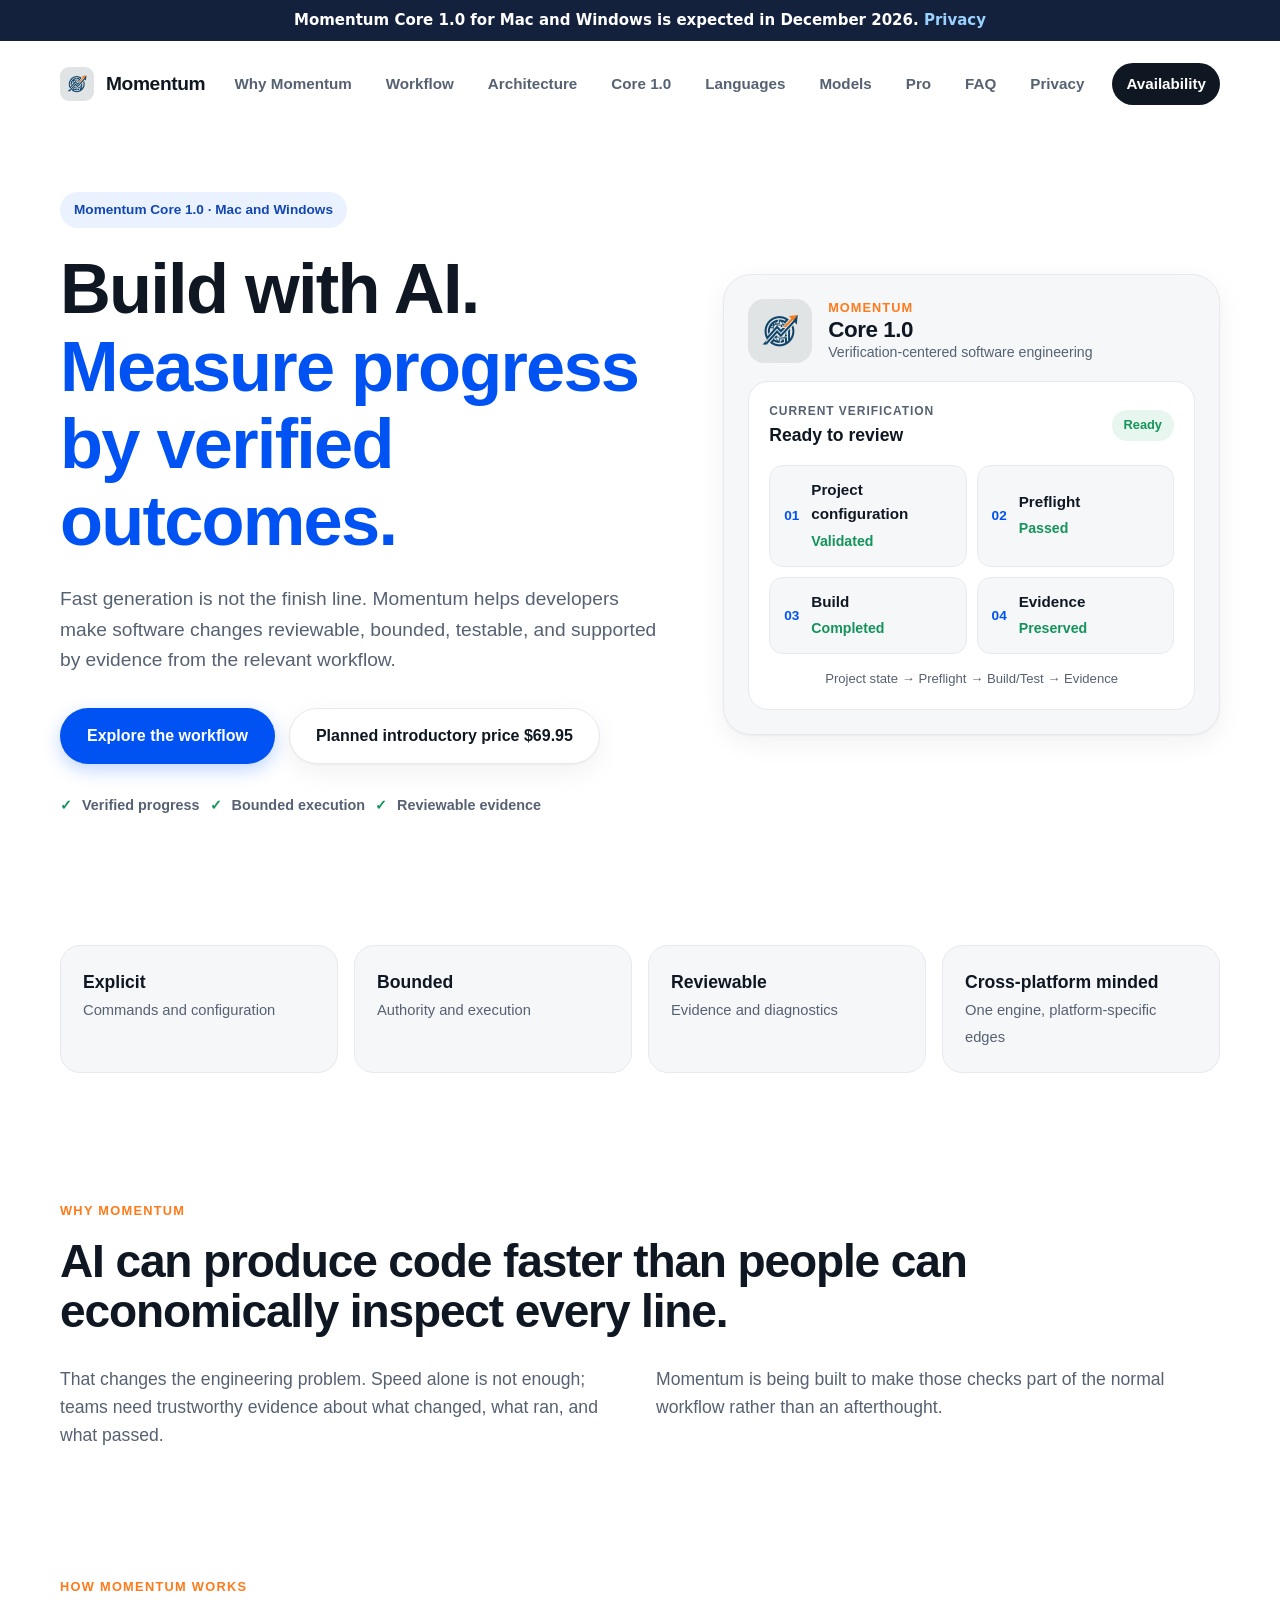
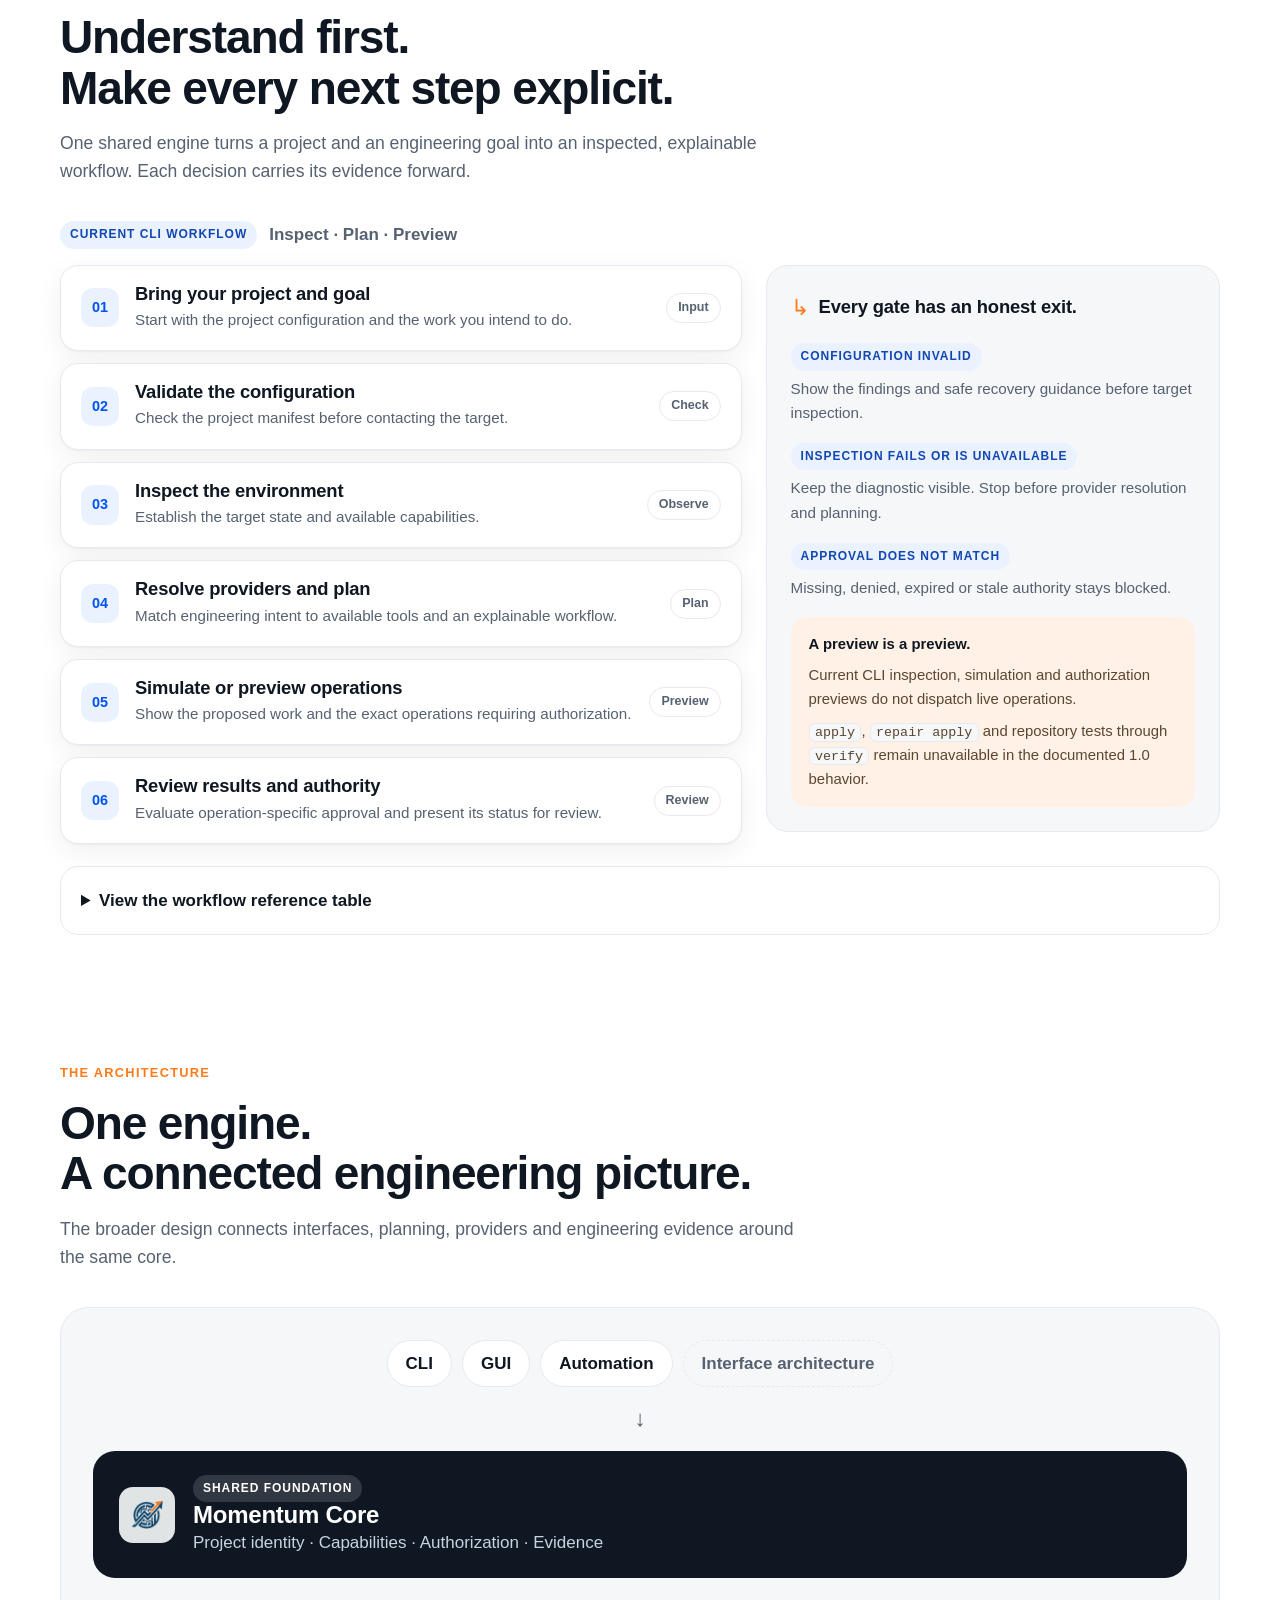
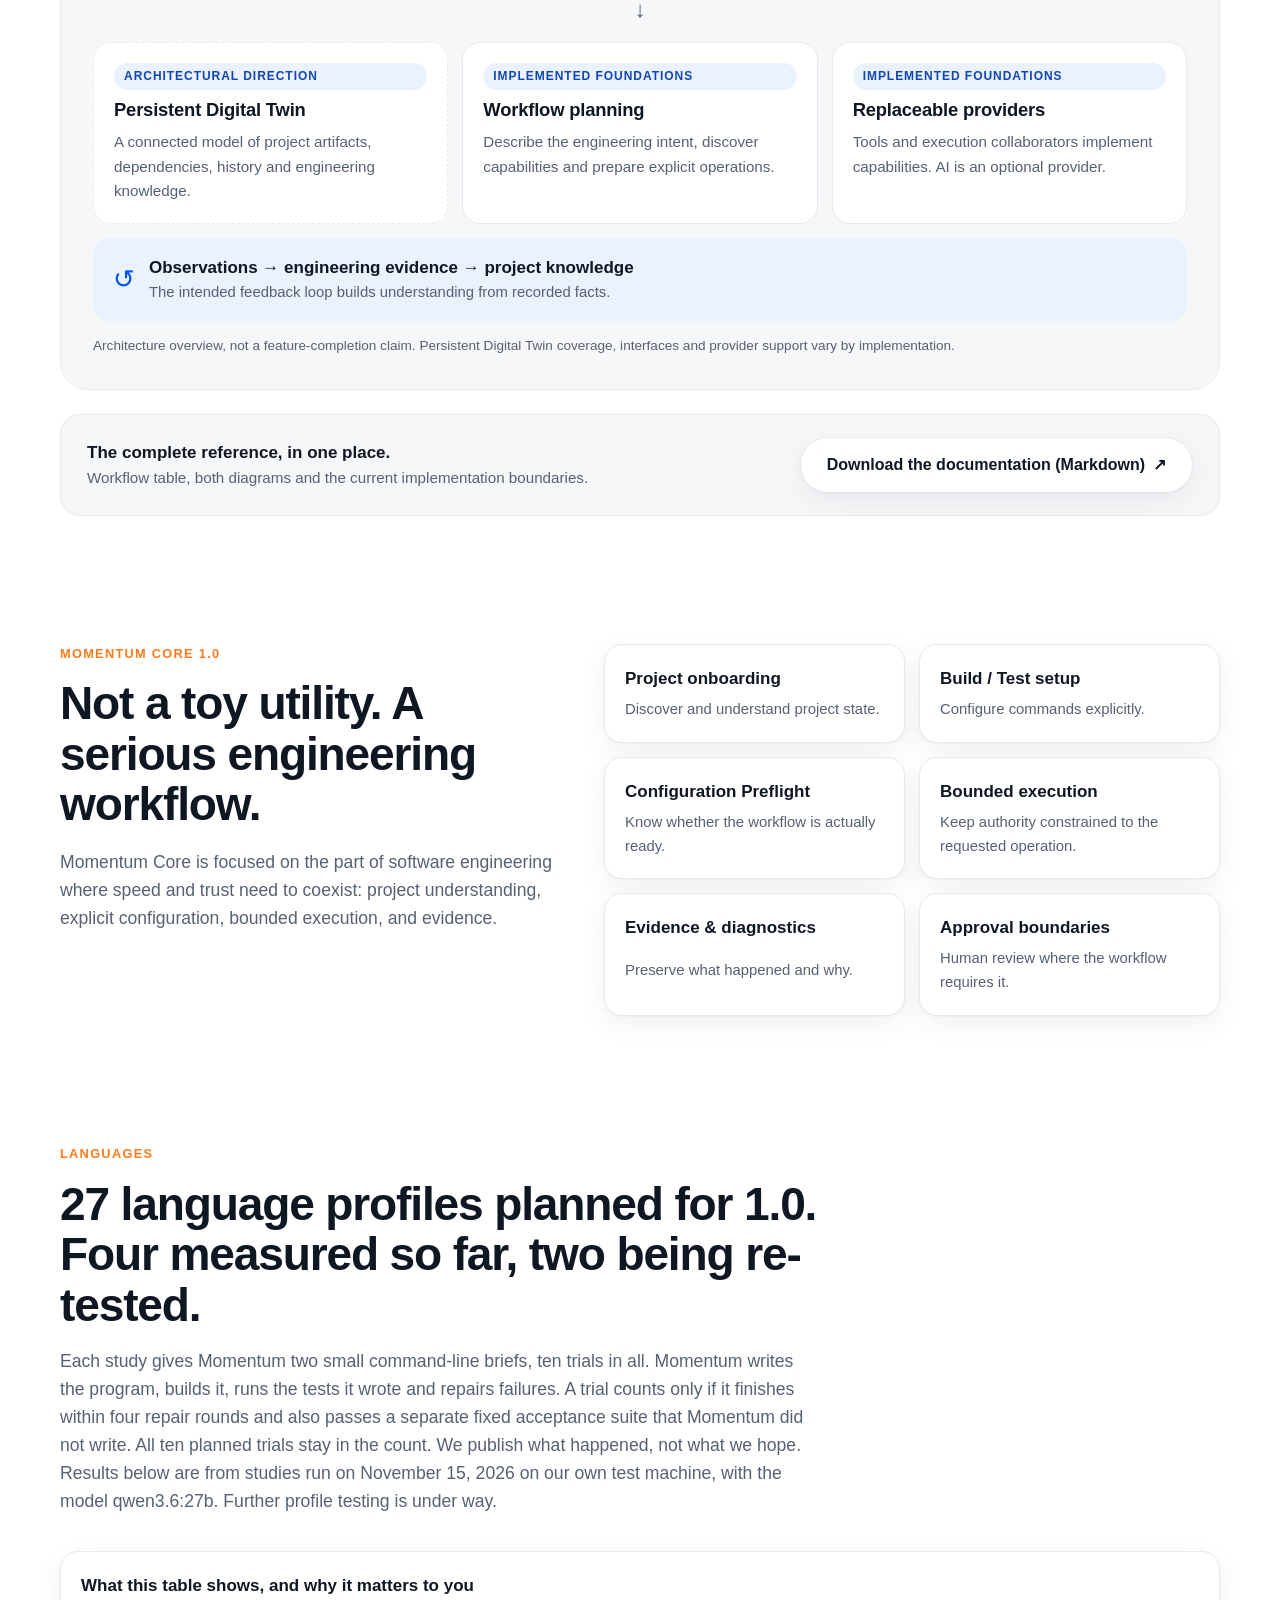
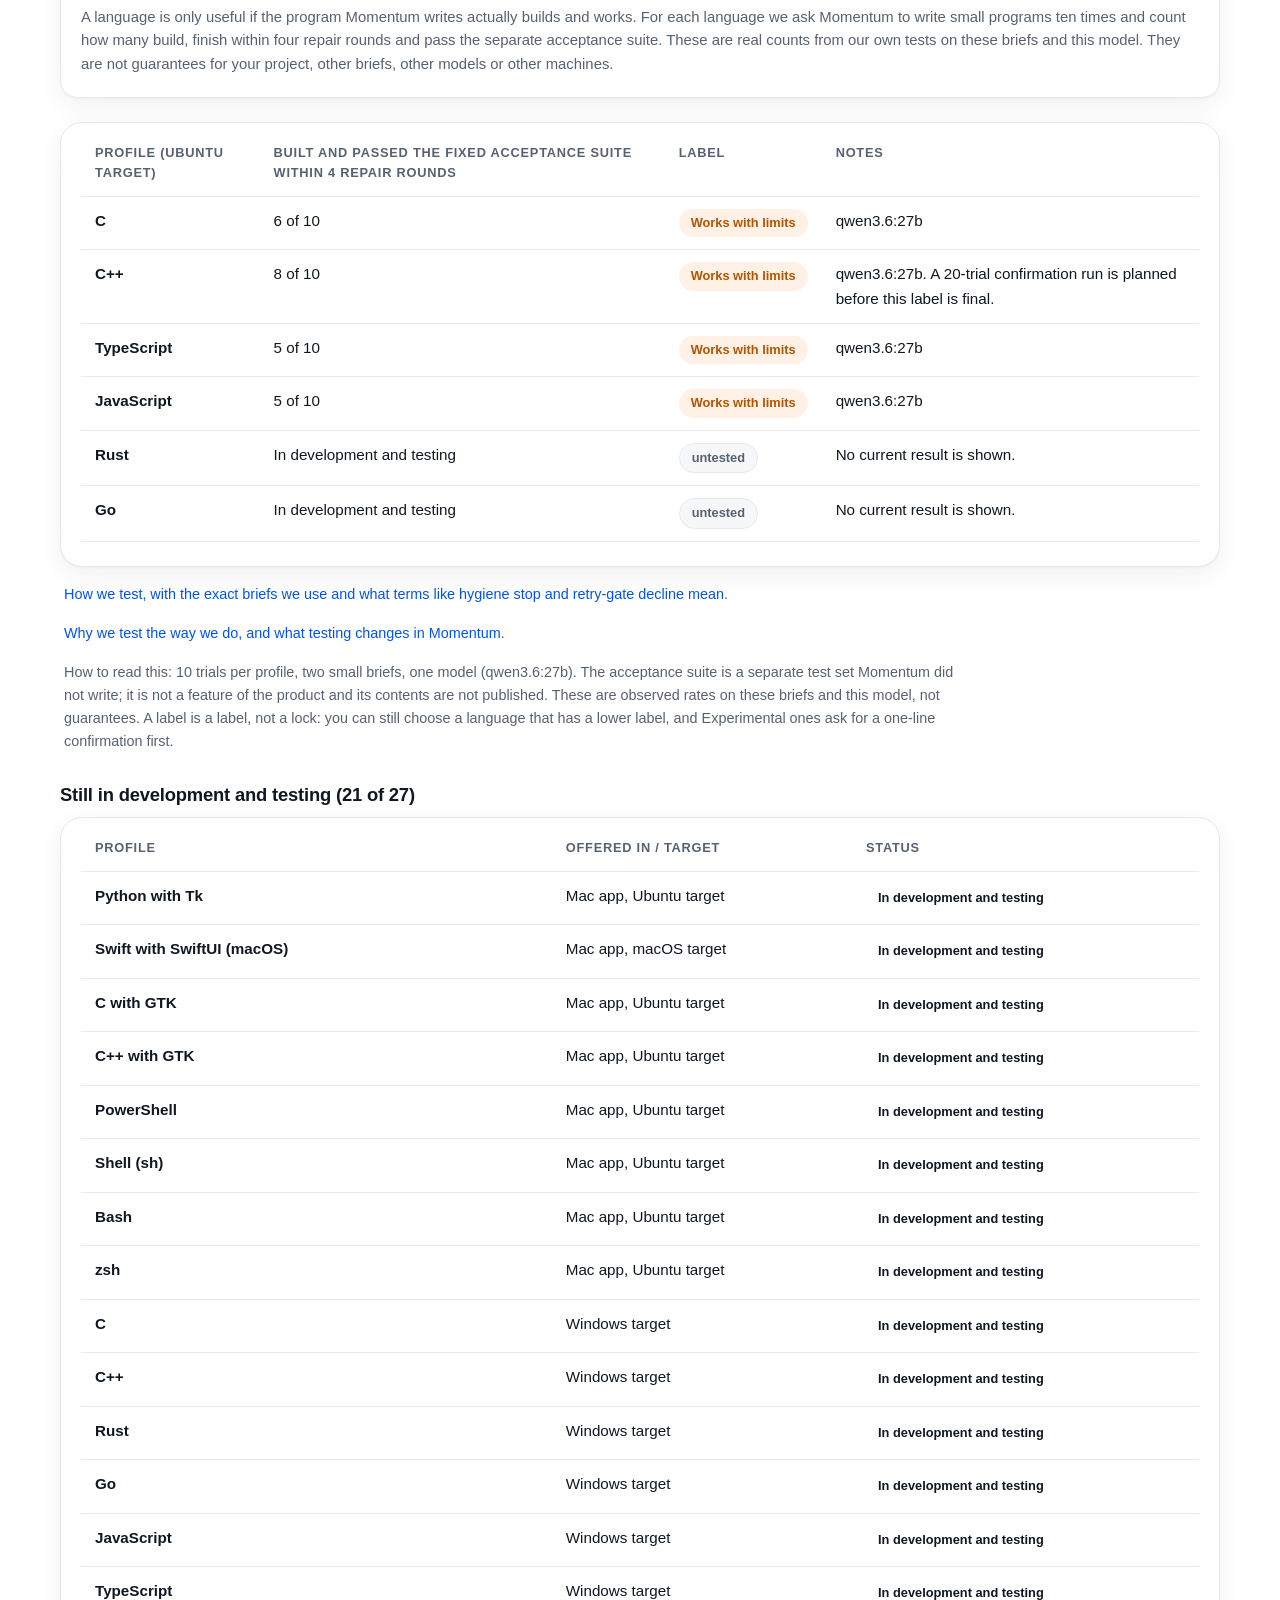
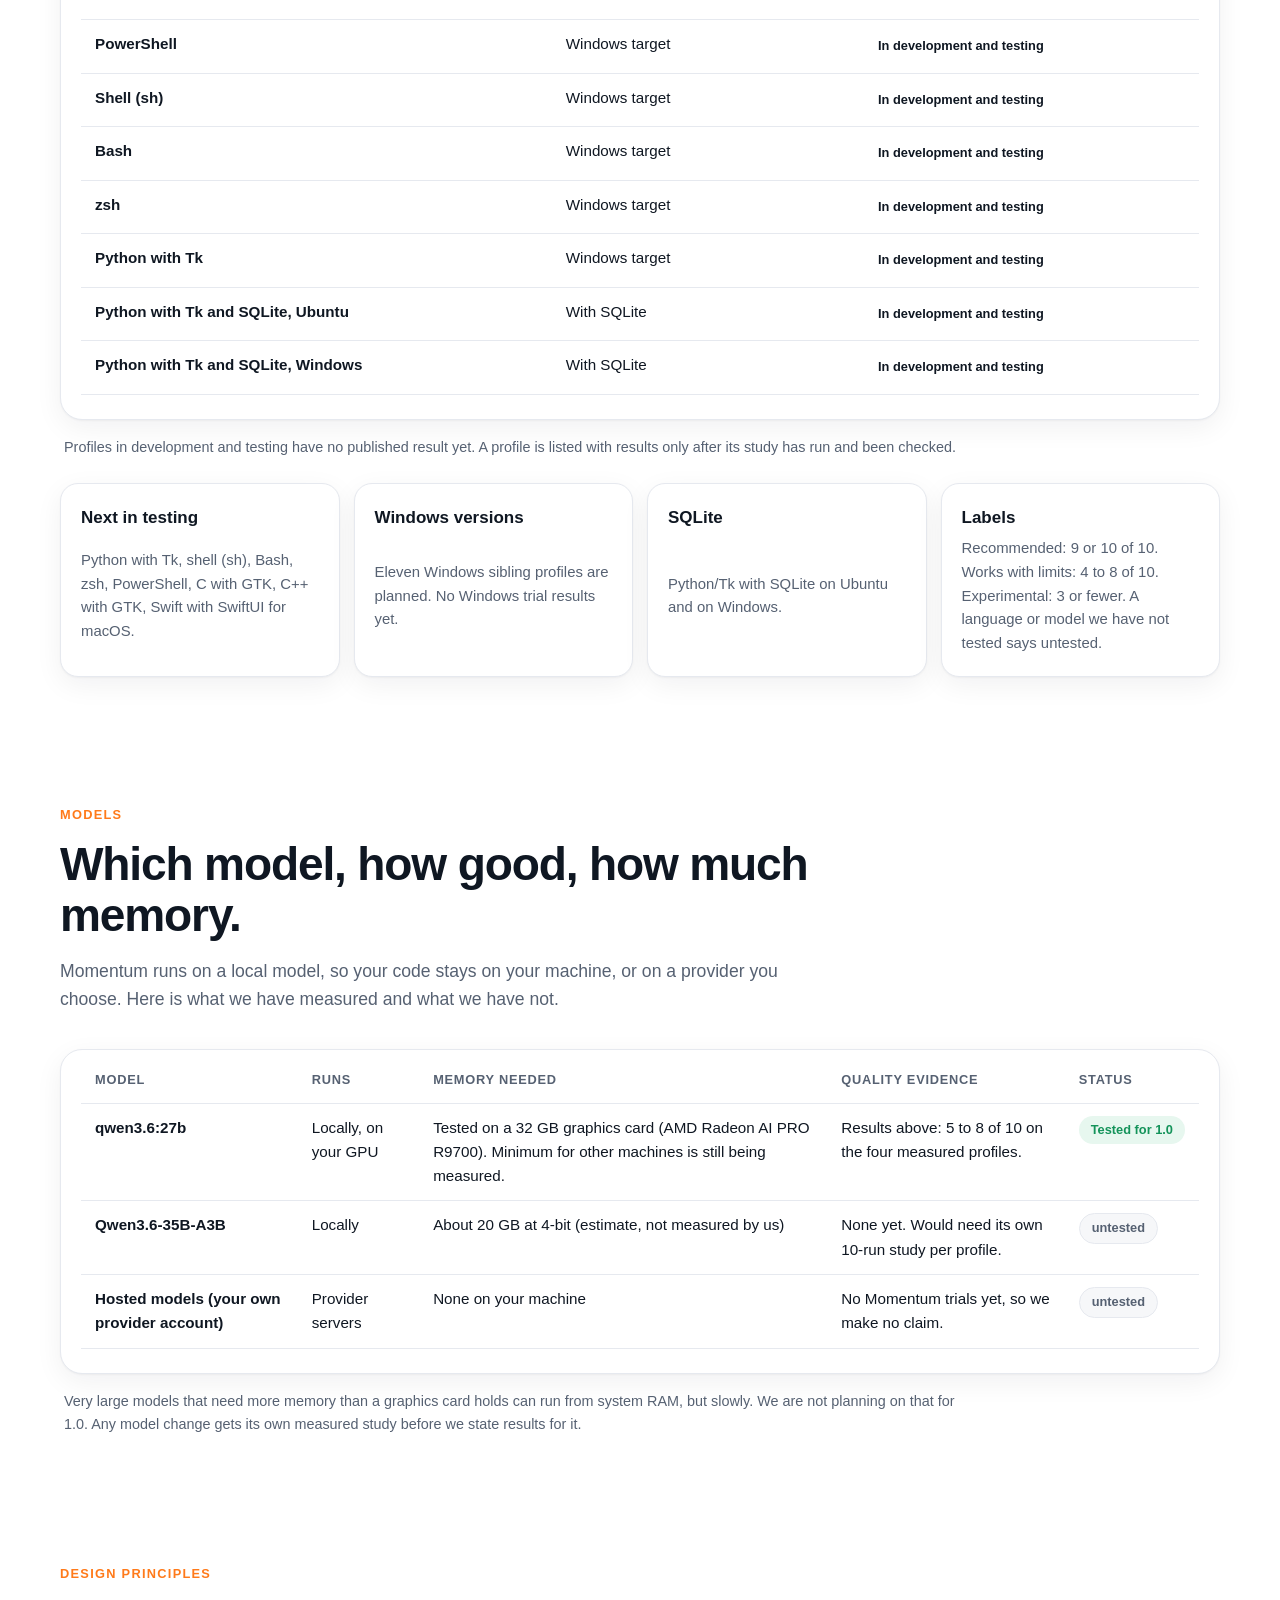
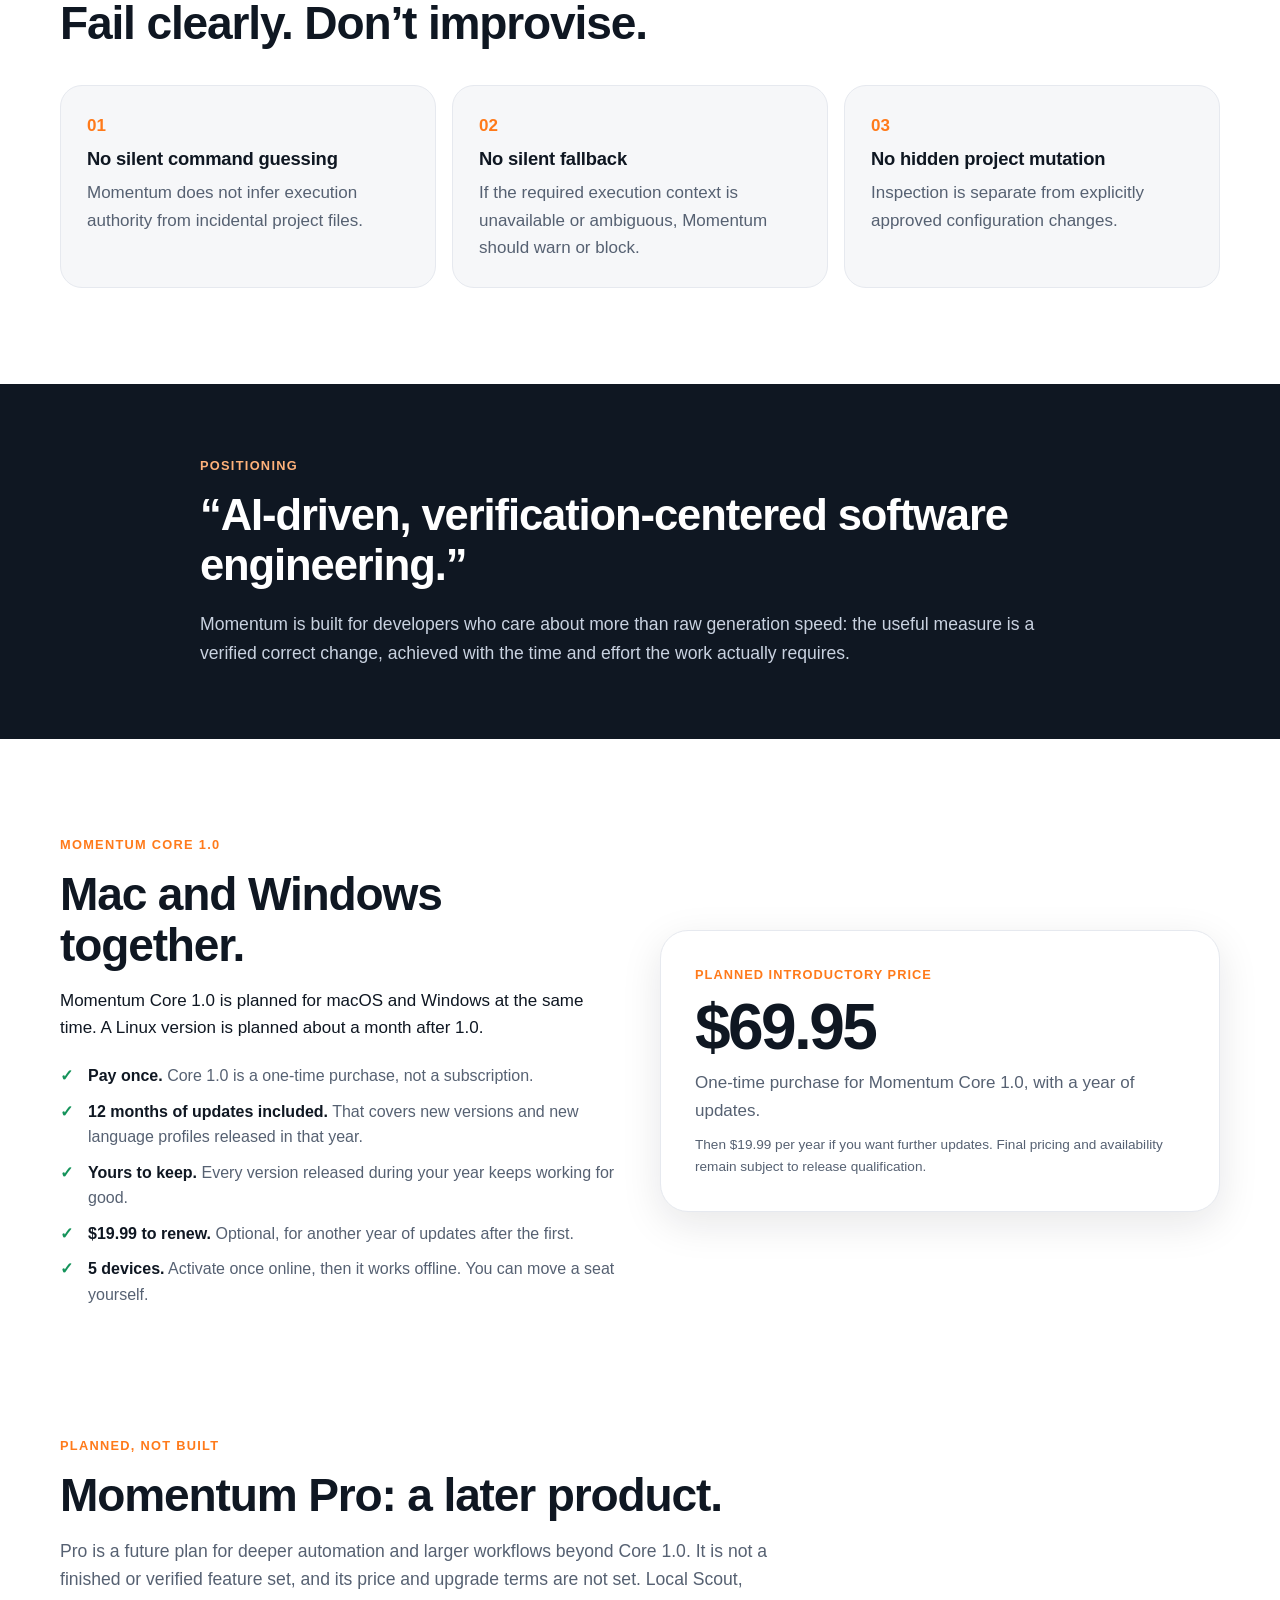
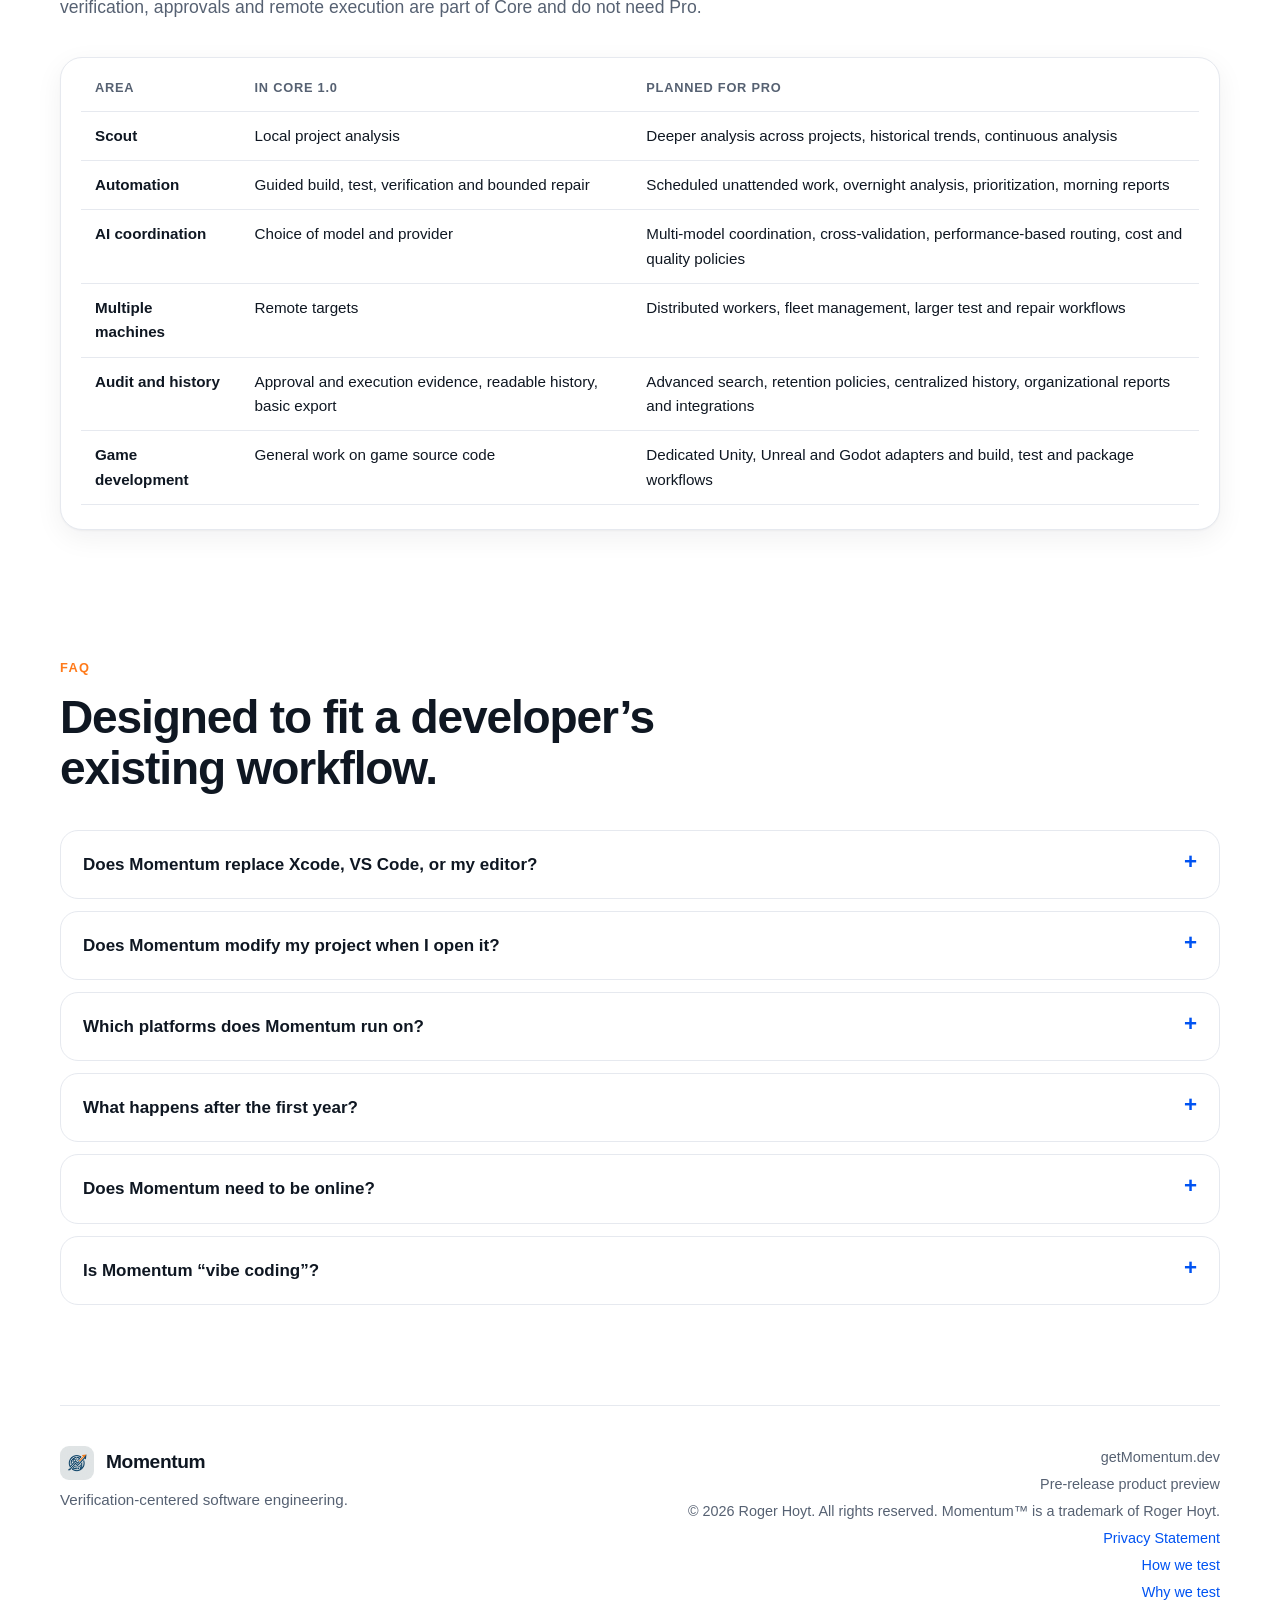
<file: index.html>
<!doctype html>
<html lang="en">
<head>
  <meta charset="utf-8">
  <meta name="viewport" content="width=device-width,initial-scale=1">
  <meta name="description" content="Momentum — AI-driven, verification-centered software engineering.">
  <title>Momentum — Verification-Centered Software Engineering</title>
  <link rel="icon" type="image/png" sizes="32x32" href="assets/momentum-icon-32.png">
  <link rel="apple-touch-icon" sizes="180x180" href="assets/momentum-icon-180.png">
  <link rel="stylesheet" href="styles.css">
  <link rel="stylesheet" href="workflow.css?v=20261027">
</head>
<body><div role="region" aria-label="Release announcement" style="background:#14213d;color:#fff;text-align:center;padding:10px 16px;font:600 15px/1.4 system-ui,sans-serif">Momentum Core 1.0 for Mac and Windows is expected in December 2026. <a href="privacy.html" style="color:#9ad1ff">Privacy</a></div>
  <div class="page-glow glow-one"></div>
  <div class="page-glow glow-two"></div>

  <header class="site-header shell">
    <a class="brand" href="#top" aria-label="Momentum home">
      <img src="assets/momentum-logo.png" alt="" class="brand-logo">
      <span>Momentum</span>
    </a>
    <nav aria-label="Primary navigation">
      <a href="#why">Why Momentum</a>
      <a href="#workflow">Workflow</a>
      <a href="#architecture">Architecture</a>
      <a href="#core">Core 1.0</a>
      <a href="#languages">Languages</a>
      <a href="#models">Models</a>
      <a href="#pro">Pro</a>
      <a href="#faq">FAQ</a>
      <a href="privacy.html">Privacy</a>
      <a class="nav-cta" href="#availability">Availability</a>
    </nav>
  </header>

  <main id="top">
    <section class="hero shell">
      <div class="hero-copy">
        <div class="pill">Momentum Core 1.0 · Mac and Windows</div>
        <h1>
          Build with AI.<br>
          <span>Measure progress by verified outcomes.</span>
        </h1>
        <p class="hero-lede">
          Fast generation is not the finish line. Momentum helps developers make software changes
          reviewable, bounded, testable, and supported by evidence from the relevant workflow.
        </p>
        <div class="hero-actions">
          <a class="button primary" href="#workflow">Explore the workflow</a>
          <a class="button secondary" href="#availability">Planned introductory price $69.95</a>
        </div>
        <div class="trust-row">
          <span>Verified progress</span>
          <span>Bounded execution</span>
          <span>Reviewable evidence</span>
        </div>
      </div>

      <div class="hero-product">
        <div class="logo-lockup">
          <img src="assets/momentum-logo.png" alt="" class="hero-logo-clean">
          <div class="logo-text">
            <span class="logo-kicker">Momentum</span>
            <strong>Core 1.0</strong>
            <small>Verification-centered software engineering</small>
          </div>
        </div>

        <div class="verification-panel">
          <div class="verification-titlebar">
            <div>
              <span class="eyebrow-small">Current verification</span>
              <strong>Ready to review</strong>
            </div>
            <span class="status good">Ready</span>
          </div>

          <div class="verify-grid">
            <div class="verify-item">
              <span>01</span>
              <div><strong>Project configuration</strong><small>Validated</small></div>
            </div>
            <div class="verify-item">
              <span>02</span>
              <div><strong>Preflight</strong><small>Passed</small></div>
            </div>
            <div class="verify-item">
              <span>03</span>
              <div><strong>Build</strong><small>Completed</small></div>
            </div>
            <div class="verify-item">
              <span>04</span>
              <div><strong>Evidence</strong><small>Preserved</small></div>
            </div>
          </div>

          <div class="verification-footer">
            <span>Project state → Preflight → Build/Test → Evidence</span>
          </div>
        </div>
      </div>
    </section>

    <section class="credibility-strip shell" aria-label="Momentum product principles">
      <div><strong>Explicit</strong><span>Commands and configuration</span></div>
      <div><strong>Bounded</strong><span>Authority and execution</span></div>
      <div><strong>Reviewable</strong><span>Evidence and diagnostics</span></div>
      <div><strong>Cross-platform minded</strong><span>One engine, platform-specific edges</span></div>
    </section>

    <section class="statement shell" id="why">
      <p class="section-kicker">Why Momentum</p>
      <h2>AI can produce code faster than people can economically inspect every line.</h2>
      <div class="statement-grid">
        <p>
          That changes the engineering problem. Speed alone is not enough;
          teams need trustworthy evidence about what changed, what ran, and what passed.
        </p>
        <p>
          Momentum is being built to make those checks part of the normal workflow rather than an afterthought.
        </p>
      </div>
    </section>

    <section class="workflow shell" id="workflow" aria-labelledby="workflow-heading">
      <div class="section-head">
        <p class="section-kicker">How Momentum works</p>
        <h2 id="workflow-heading">Understand first.<br>Make every next step explicit.</h2>
        <p class="workflow-intro">One shared engine turns a project and an engineering goal into an inspected, explainable workflow. Each decision carries its evidence forward.</p>
      </div>
      <div class="workflow-caption"><span class="flow-label">Current CLI workflow</span><span>Inspect · Plan · Preview</span></div>
      <div class="workflow-map">
        <ol class="workflow-path" aria-label="Current workflow, in order">
          <li><span class="step-index">01</span><div><h3>Bring your project and goal</h3><p>Start with the project configuration and the work you intend to do.</p></div><span class="step-tag">Input</span></li>
          <li><span class="step-index">02</span><div><h3>Validate the configuration</h3><p>Check the project manifest before contacting the target.</p></div><span class="step-tag">Check</span></li>
          <li><span class="step-index">03</span><div><h3>Inspect the environment</h3><p>Establish the target state and available capabilities.</p></div><span class="step-tag">Observe</span></li>
          <li><span class="step-index">04</span><div><h3>Resolve providers and plan</h3><p>Match engineering intent to available tools and an explainable workflow.</p></div><span class="step-tag">Plan</span></li>
          <li><span class="step-index">05</span><div><h3>Simulate or preview operations</h3><p>Show the proposed work and the exact operations requiring authorization.</p></div><span class="step-tag">Preview</span></li>
          <li><span class="step-index">06</span><div><h3>Review results and authority</h3><p>Evaluate operation-specific approval and present its status for review.</p></div><span class="step-tag">Review</span></li>
        </ol>
        <aside class="workflow-guardrails" aria-label="Decision boundaries">
          <div class="guardrail-title"><span class="boundary-mark" aria-hidden="true">↳</span><h3>Every gate has an honest exit.</h3></div>
          <div class="guardrail"><span class="flow-label">Configuration invalid</span><p>Show the findings and safe recovery guidance before target inspection.</p></div>
          <div class="guardrail"><span class="flow-label">Inspection fails or is unavailable</span><p>Keep the diagnostic visible. Stop before provider resolution and planning.</p></div>
          <div class="guardrail"><span class="flow-label">Approval does not match</span><p>Missing, denied, expired or stale authority stays blocked.</p></div>
          <div class="preview-boundary"><strong>A preview is a preview.</strong><p>Current CLI inspection, simulation and authorization previews do not dispatch live operations.</p><p><code>apply</code>, <code>repair apply</code> and repository tests through <code>verify</code> remain unavailable in the documented 1.0 behavior.</p></div>
        </aside>
      </div>
      <details class="workflow-reference">
        <summary>View the workflow reference table</summary>
        <div class="workflow-table-wrap"><table>
          <caption class="sr-only">Momentum workflow stages and their outputs</caption>
          <thead><tr><th scope="col">Stage</th><th scope="col">What Momentum does</th><th scope="col">What you can review</th></tr></thead>
          <tbody>
            <tr><th scope="row">Validate</th><td>Checks the project manifest.</td><td>Validation findings and recovery guidance.</td></tr>
            <tr><th scope="row">Inspect</th><td>Examines the target environment.</td><td>A verified, failed or unavailable inspection outcome.</td></tr>
            <tr><th scope="row">Plan</th><td>Resolves providers for required capabilities.</td><td>An explainable workflow plan.</td></tr>
            <tr><th scope="row">Simulate / preview</th><td>Displays the proposed operations.</td><td>Simulation output or an exact authorization request.</td></tr>
            <tr><th scope="row">Evaluate approval</th><td>Checks authority against the prepared operation.</td><td>The approval decision and any blocking reason.</td></tr>
            <tr><th scope="row">Review</th><td>Presents results and diagnostics.</td><td>Evidence for the next decision, without live CLI dispatch.</td></tr>
          </tbody>
        </table></div>
      </details>
    </section>

    <section class="architecture shell" id="architecture" aria-labelledby="architecture-heading">
      <div class="section-head">
        <p class="section-kicker">The architecture</p>
        <h2 id="architecture-heading">One engine.<br>A connected engineering picture.</h2>
        <p class="workflow-intro">The broader design connects interfaces, planning, providers and engineering evidence around the same core.</p>
      </div>
      <figure class="architecture-map" aria-label="Architectural direction: interfaces connect to Momentum Core; the core relates project knowledge, workflow planning and providers; observations feed the persistent project model.">
        <div class="architecture-interfaces"><span>CLI</span><span>GUI</span><span>Automation</span><span class="architecture-status">Interface architecture</span></div>
        <div class="architecture-connector" aria-hidden="true">↓</div>
        <div class="architecture-engine"><img src="assets/momentum-logo.png" alt="" width="56" height="56"><div><span class="flow-label">Shared foundation</span><h3>Momentum Core</h3><p>Project identity · Capabilities · Authorization · Evidence</p></div></div>
        <div class="architecture-connector" aria-hidden="true">↓</div>
        <div class="architecture-pillars">
          <div class="architecture-pillar future"><span class="flow-label">Architectural direction</span><h3>Persistent Digital Twin</h3><p>A connected model of project artifacts, dependencies, history and engineering knowledge.</p></div>
          <div class="architecture-pillar"><span class="flow-label">Implemented foundations</span><h3>Workflow planning</h3><p>Describe the engineering intent, discover capabilities and prepare explicit operations.</p></div>
          <div class="architecture-pillar"><span class="flow-label">Implemented foundations</span><h3>Replaceable providers</h3><p>Tools and execution collaborators implement capabilities. AI is an optional provider.</p></div>
        </div>
        <div class="architecture-feedback"><span aria-hidden="true">↺</span><div><strong>Observations → engineering evidence → project knowledge</strong><p>The intended feedback loop builds understanding from recorded facts.</p></div></div>
        <figcaption>Architecture overview, not a feature-completion claim. Persistent Digital Twin coverage, interfaces and provider support vary by implementation.</figcaption>
      </figure>
      <div class="workflow-documentation"><div><strong>The complete reference, in one place.</strong><p>Workflow table, both diagrams and the current implementation boundaries.</p></div><a class="button secondary" href="docs/how-momentum-works.md" download>Download the documentation (Markdown) <span aria-hidden="true">↗</span></a></div>
    </section>

    <section class="core-panel shell" id="core">
      <div class="core-copy">
        <p class="section-kicker">Momentum Core 1.0</p>
        <h2>Not a toy utility. A serious engineering workflow.</h2>
        <p>
          Momentum Core is focused on the part of software engineering where speed and trust need to coexist:
          project understanding, explicit configuration, bounded execution, and evidence.
        </p>
      </div>
      <div class="core-grid">
        <div class="core-card"><strong>Project onboarding</strong><span>Discover and understand project state.</span></div>
        <div class="core-card"><strong>Build / Test setup</strong><span>Configure commands explicitly.</span></div>
        <div class="core-card"><strong>Configuration Preflight</strong><span>Know whether the workflow is actually ready.</span></div>
        <div class="core-card"><strong>Bounded execution</strong><span>Keep authority constrained to the requested operation.</span></div>
        <div class="core-card"><strong>Evidence & diagnostics</strong><span>Preserve what happened and why.</span></div>
        <div class="core-card"><strong>Approval boundaries</strong><span>Human review where the workflow requires it.</span></div>
      </div>
    </section>


    <section class="shell" id="languages">
      <div class="section-head">
        <p class="section-kicker">Languages</p>
        <h2>27 language profiles planned for 1.0. Four measured so far, two being re-tested.</h2>
        <p class="workflow-intro">Each study gives Momentum two small command-line briefs, ten trials in all. Momentum writes the program, builds it, runs the tests it wrote and repairs failures. A trial counts only if it finishes within four repair rounds and also passes a separate fixed acceptance suite that Momentum did not write. All ten planned trials stay in the count. We publish what happened, not what we hope. Results below are from studies run on November 15, 2026 on our own test machine, with the model qwen3.6:27b. Further profile testing is under way.</p>
      </div>
      <div class="core-card" style="margin:1.25rem 0 1.5rem">
        <strong>What this table shows, and why it matters to you</strong>
        <span>A language is only useful if the program Momentum writes actually builds and works. For each language we ask Momentum to write small programs ten times and count how many build, finish within four repair rounds and pass the separate acceptance suite. These are real counts from our own tests on these briefs and this model. They are not guarantees for your project, other briefs, other models or other machines.</span>
      </div>
      <div class="table-card"><div class="workflow-table-wrap"><table>
        <thead><tr><th scope="col">Profile (Ubuntu target)</th><th scope="col">Built and passed the fixed acceptance suite within 4 repair rounds</th><th scope="col">Label</th><th scope="col">Notes</th></tr></thead>
        <tbody>
          <tr><th scope="row">C</th><td>6 of 10</td><td><span class="tag warn">Works with limits</span></td><td>qwen3.6:27b</td></tr>
          <tr><th scope="row">C++</th><td>8 of 10</td><td><span class="tag warn">Works with limits</span></td><td>qwen3.6:27b. A 20-trial confirmation run is planned before this label is final.</td></tr>
          <tr><th scope="row">TypeScript</th><td>5 of 10</td><td><span class="tag warn">Works with limits</span></td><td>qwen3.6:27b</td></tr>
          <tr><th scope="row">JavaScript</th><td>5 of 10</td><td><span class="tag warn">Works with limits</span></td><td>qwen3.6:27b</td></tr>
          <tr><th scope="row">Rust</th><td>In development and testing</td><td><span class="tag plan">untested</span></td><td>No current result is shown.</td></tr>
          <tr><th scope="row">Go</th><td>In development and testing</td><td><span class="tag plan">untested</span></td><td>No current result is shown.</td></tr>
        </tbody>
      </table></div></div>
      <p class="fine"><a href="how-we-test.html">How we test, with the exact briefs we use and what terms like hygiene stop and retry-gate decline mean</a>.</p>
      <p class="fine"><a href="why-we-test.html">Why we test the way we do, and what testing changes in Momentum</a>.</p>
      <p class="fine">How to read this: 10 trials per profile, two small briefs, one model (qwen3.6:27b). The acceptance suite is a separate test set Momentum did not write; it is not a feature of the product and its contents are not published. These are observed rates on these briefs and this model, not guarantees. A label is a label, not a lock: you can still choose a language that has a lower label, and Experimental ones ask for a one-line confirmation first.</p>
      <h3 style="margin:2rem 0 .75rem">Still in development and testing (21 of 27)</h3>
      <div class="table-card"><div class="workflow-table-wrap"><table>
        <thead><tr><th scope="col">Profile</th><th scope="col">Offered in / target</th><th scope="col">Status</th></tr></thead>
        <tbody>
          <tr><th scope="row">Python with Tk</th><td>Mac app, Ubuntu target</td><td><span class="tag">In development and testing</span></td></tr>
          <tr><th scope="row">Swift with SwiftUI (macOS)</th><td>Mac app, macOS target</td><td><span class="tag">In development and testing</span></td></tr>
          <tr><th scope="row">C with GTK</th><td>Mac app, Ubuntu target</td><td><span class="tag">In development and testing</span></td></tr>
          <tr><th scope="row">C++ with GTK</th><td>Mac app, Ubuntu target</td><td><span class="tag">In development and testing</span></td></tr>
          <tr><th scope="row">PowerShell</th><td>Mac app, Ubuntu target</td><td><span class="tag">In development and testing</span></td></tr>
          <tr><th scope="row">Shell (sh)</th><td>Mac app, Ubuntu target</td><td><span class="tag">In development and testing</span></td></tr>
          <tr><th scope="row">Bash</th><td>Mac app, Ubuntu target</td><td><span class="tag">In development and testing</span></td></tr>
          <tr><th scope="row">zsh</th><td>Mac app, Ubuntu target</td><td><span class="tag">In development and testing</span></td></tr>
          <tr><th scope="row">C</th><td>Windows target</td><td><span class="tag">In development and testing</span></td></tr>
          <tr><th scope="row">C++</th><td>Windows target</td><td><span class="tag">In development and testing</span></td></tr>
          <tr><th scope="row">Rust</th><td>Windows target</td><td><span class="tag">In development and testing</span></td></tr>
          <tr><th scope="row">Go</th><td>Windows target</td><td><span class="tag">In development and testing</span></td></tr>
          <tr><th scope="row">JavaScript</th><td>Windows target</td><td><span class="tag">In development and testing</span></td></tr>
          <tr><th scope="row">TypeScript</th><td>Windows target</td><td><span class="tag">In development and testing</span></td></tr>
          <tr><th scope="row">PowerShell</th><td>Windows target</td><td><span class="tag">In development and testing</span></td></tr>
          <tr><th scope="row">Shell (sh)</th><td>Windows target</td><td><span class="tag">In development and testing</span></td></tr>
          <tr><th scope="row">Bash</th><td>Windows target</td><td><span class="tag">In development and testing</span></td></tr>
          <tr><th scope="row">zsh</th><td>Windows target</td><td><span class="tag">In development and testing</span></td></tr>
          <tr><th scope="row">Python with Tk</th><td>Windows target</td><td><span class="tag">In development and testing</span></td></tr>
          <tr><th scope="row">Python with Tk and SQLite, Ubuntu</th><td>With SQLite</td><td><span class="tag">In development and testing</span></td></tr>
          <tr><th scope="row">Python with Tk and SQLite, Windows</th><td>With SQLite</td><td><span class="tag">In development and testing</span></td></tr>
          </tbody>
      </table></div></div>
      <p class="fine">Profiles in development and testing have no published result yet. A profile is listed with results only after its study has run and been checked.</p>
      <div class="lang-grid">
        <div class="core-card"><strong>Next in testing</strong><span>Python with Tk, shell (sh), Bash, zsh, PowerShell, C with GTK, C++ with GTK, Swift with SwiftUI for macOS.</span></div>
        <div class="core-card"><strong>Windows versions</strong><span>Eleven Windows sibling profiles are planned. No Windows trial results yet.</span></div>
        <div class="core-card"><strong>SQLite</strong><span>Python/Tk with SQLite on Ubuntu and on Windows.</span></div>
        <div class="core-card"><strong>Labels</strong><span>Recommended: 9 or 10 of 10. Works with limits: 4 to 8 of 10. Experimental: 3 or fewer. A language or model we have not tested says untested.</span></div>
      </div>
    </section>

    <section class="shell" id="models">
      <div class="section-head">
        <p class="section-kicker">Models</p>
        <h2>Which model, how good, how much memory.</h2>
        <p class="workflow-intro">Momentum runs on a local model, so your code stays on your machine, or on a provider you choose. Here is what we have measured and what we have not.</p>
      </div>
      <div class="table-card"><div class="workflow-table-wrap"><table>
        <thead><tr><th scope="col">Model</th><th scope="col">Runs</th><th scope="col">Memory needed</th><th scope="col">Quality evidence</th><th scope="col">Status</th></tr></thead>
        <tbody>
          <tr><th scope="row">qwen3.6:27b</th><td>Locally, on your GPU</td><td>Tested on a 32 GB graphics card (AMD Radeon AI PRO R9700). Minimum for other machines is still being measured.</td><td>Results above: 5 to 8 of 10 on the four measured profiles.</td><td><span class="tag ok">Tested for 1.0</span></td></tr>
          <tr><th scope="row">Qwen3.6-35B-A3B</th><td>Locally</td><td>About 20 GB at 4-bit (estimate, not measured by us)</td><td>None yet. Would need its own 10-run study per profile.</td><td><span class="tag plan">untested</span></td></tr>
          <tr><th scope="row">Hosted models (your own provider account)</th><td>Provider servers</td><td>None on your machine</td><td>No Momentum trials yet, so we make no claim.</td><td><span class="tag plan">untested</span></td></tr>
        </tbody>
      </table></div></div>
      <p class="fine">Very large models that need more memory than a graphics card holds can run from system RAM, but slowly. We are not planning on that for 1.0. Any model change gets its own measured study before we state results for it.</p>
    </section>

    <section class="principles shell">
      <div class="section-head">
        <p class="section-kicker">Design principles</p>
        <h2>Fail clearly. Don’t improvise.</h2>
      </div>
      <div class="principle-grid">
        <article>
          <span>01</span>
          <h3>No silent command guessing</h3>
          <p>Momentum does not infer execution authority from incidental project files.</p>
        </article>
        <article>
          <span>02</span>
          <h3>No silent fallback</h3>
          <p>If the required execution context is unavailable or ambiguous, Momentum should warn or block.</p>
        </article>
        <article>
          <span>03</span>
          <h3>No hidden project mutation</h3>
          <p>Inspection is separate from explicitly approved configuration changes.</p>
        </article>
      </div>
    </section>

    <section class="quote-band">
      <div class="shell quote-inner">
        <p class="section-kicker">Positioning</p>
        <blockquote>
          “AI-driven, verification-centered software engineering.”
        </blockquote>
        <p>
          Momentum is built for developers who care about more than raw generation speed: the useful measure is a verified correct change, achieved with the time and effort the work actually requires.
        </p>
      </div>
    </section>

    <section class="availability shell" id="availability">
      <div class="availability-main">
        <p class="section-kicker">Momentum Core 1.0</p>
        <h2>Mac and Windows together.</h2>
        <p>
          Momentum Core 1.0 is planned for macOS and Windows at the same time. A Linux version is planned about a month after 1.0.
        </p>
        <ul class="tick-list">
          <li><strong>Pay once.</strong> Core 1.0 is a one-time purchase, not a subscription.</li>
          <li><strong>12 months of updates included.</strong> That covers new versions and new language profiles released in that year.</li>
          <li><strong>Yours to keep.</strong> Every version released during your year keeps working for good.</li>
          <li><strong>$19.99 to renew.</strong> Optional, for another year of updates after the first.</li>
          <li><strong>5 devices.</strong> Activate once online, then it works offline. You can move a seat yourself.</li>
        </ul>
      </div>
      <div class="price-card">
        <span class="price-label">Planned introductory price</span>
        <div class="price">$69.95</div>
        <p>One-time purchase for Momentum Core 1.0, with a year of updates.</p>
        <span class="price-note">Then $19.99 per year if you want further updates. Final pricing and availability remain subject to release qualification.</span>
      </div>
    </section>

    <section class="shell" id="pro">
      <div class="section-head">
        <p class="section-kicker">Planned, not built</p>
        <h2>Momentum Pro: a later product.</h2>
        <p class="workflow-intro">Pro is a future plan for deeper automation and larger workflows beyond Core 1.0. It is not a finished or verified feature set, and its price and upgrade terms are not set. Local Scout, verification, approvals and remote execution are part of Core and do not need Pro.</p>
      </div>
      <div class="table-card"><div class="workflow-table-wrap"><table>
        <thead><tr><th scope="col">Area</th><th scope="col">In Core 1.0</th><th scope="col">Planned for Pro</th></tr></thead>
        <tbody>
          <tr><th scope="row">Scout</th><td>Local project analysis</td><td>Deeper analysis across projects, historical trends, continuous analysis</td></tr>
          <tr><th scope="row">Automation</th><td>Guided build, test, verification and bounded repair</td><td>Scheduled unattended work, overnight analysis, prioritization, morning reports</td></tr>
          <tr><th scope="row">AI coordination</th><td>Choice of model and provider</td><td>Multi-model coordination, cross-validation, performance-based routing, cost and quality policies</td></tr>
          <tr><th scope="row">Multiple machines</th><td>Remote targets</td><td>Distributed workers, fleet management, larger test and repair workflows</td></tr>
          <tr><th scope="row">Audit and history</th><td>Approval and execution evidence, readable history, basic export</td><td>Advanced search, retention policies, centralized history, organizational reports and integrations</td></tr>
          <tr><th scope="row">Game development</th><td>General work on game source code</td><td>Dedicated Unity, Unreal and Godot adapters and build, test and package workflows</td></tr>
        </tbody>
      </table></div></div>
    </section>

    <section class="faq shell" id="faq">
      <div class="section-head">
        <p class="section-kicker">FAQ</p>
        <h2>Designed to fit a developer’s existing workflow.</h2>
      </div>

      <details>
        <summary>Does Momentum replace Xcode, VS Code, or my editor?</summary>
        <p>No. Momentum is designed to work alongside your existing editor or IDE rather than replace it.</p>
      </details>
      <details>
        <summary>Does Momentum modify my project when I open it?</summary>
        <p>Project inspection and onboarding should remain read-only until an explicit, bounded configuration action is approved.</p>
      </details>
      <details>
        <summary>Which platforms does Momentum run on?</summary>
        <p>Core 1.0 is planned for macOS and Windows together, with Linux about a month later. A platform is only described as working for what we have actually tested.</p>
      </details>
      <details>
        <summary>What happens after the first year?</summary>
        <p>Everything released during your first year keeps working, permanently. If you want newer versions and new language profiles after that, renewal is $19.99 for another year. It is optional.</p>
      </details>
      <details>
        <summary>Does Momentum need to be online?</summary>
        <p>Only to activate. After that the license is checked on your machine, with a 30-day grace period if a check ever cannot be completed. Up to five of your devices can use one license, and you can free a seat yourself.</p>
      </details>
      <details>
        <summary>Is Momentum “vibe coding”?</summary>
        <p>No. Momentum is being positioned as AI-driven, verification-centered software engineering: faster development with explicit configuration, bounded actions, and evidence.</p>
      </details>
    </section>
  </main>

  <footer class="shell">
    <div class="footer-left">
      <a class="brand" href="#top">
        <img src="assets/momentum-logo.png" alt="" class="brand-logo">
        <span>Momentum</span>
      </a>
      <p>Verification-centered software engineering.</p>
    </div>
    <div class="footer-right">
      <span>getMomentum.dev</span>
      <span>Pre-release product preview</span>
      <span>© 2026 Roger Hoyt. All rights reserved. Momentum™ is a trademark of Roger Hoyt.</span>
      <a href="privacy.html">Privacy Statement</a>
      <a href="how-we-test.html">How we test</a>
      <a href="why-we-test.html">Why we test</a>
    </div>
  </footer>
</body>
</html>
</file>
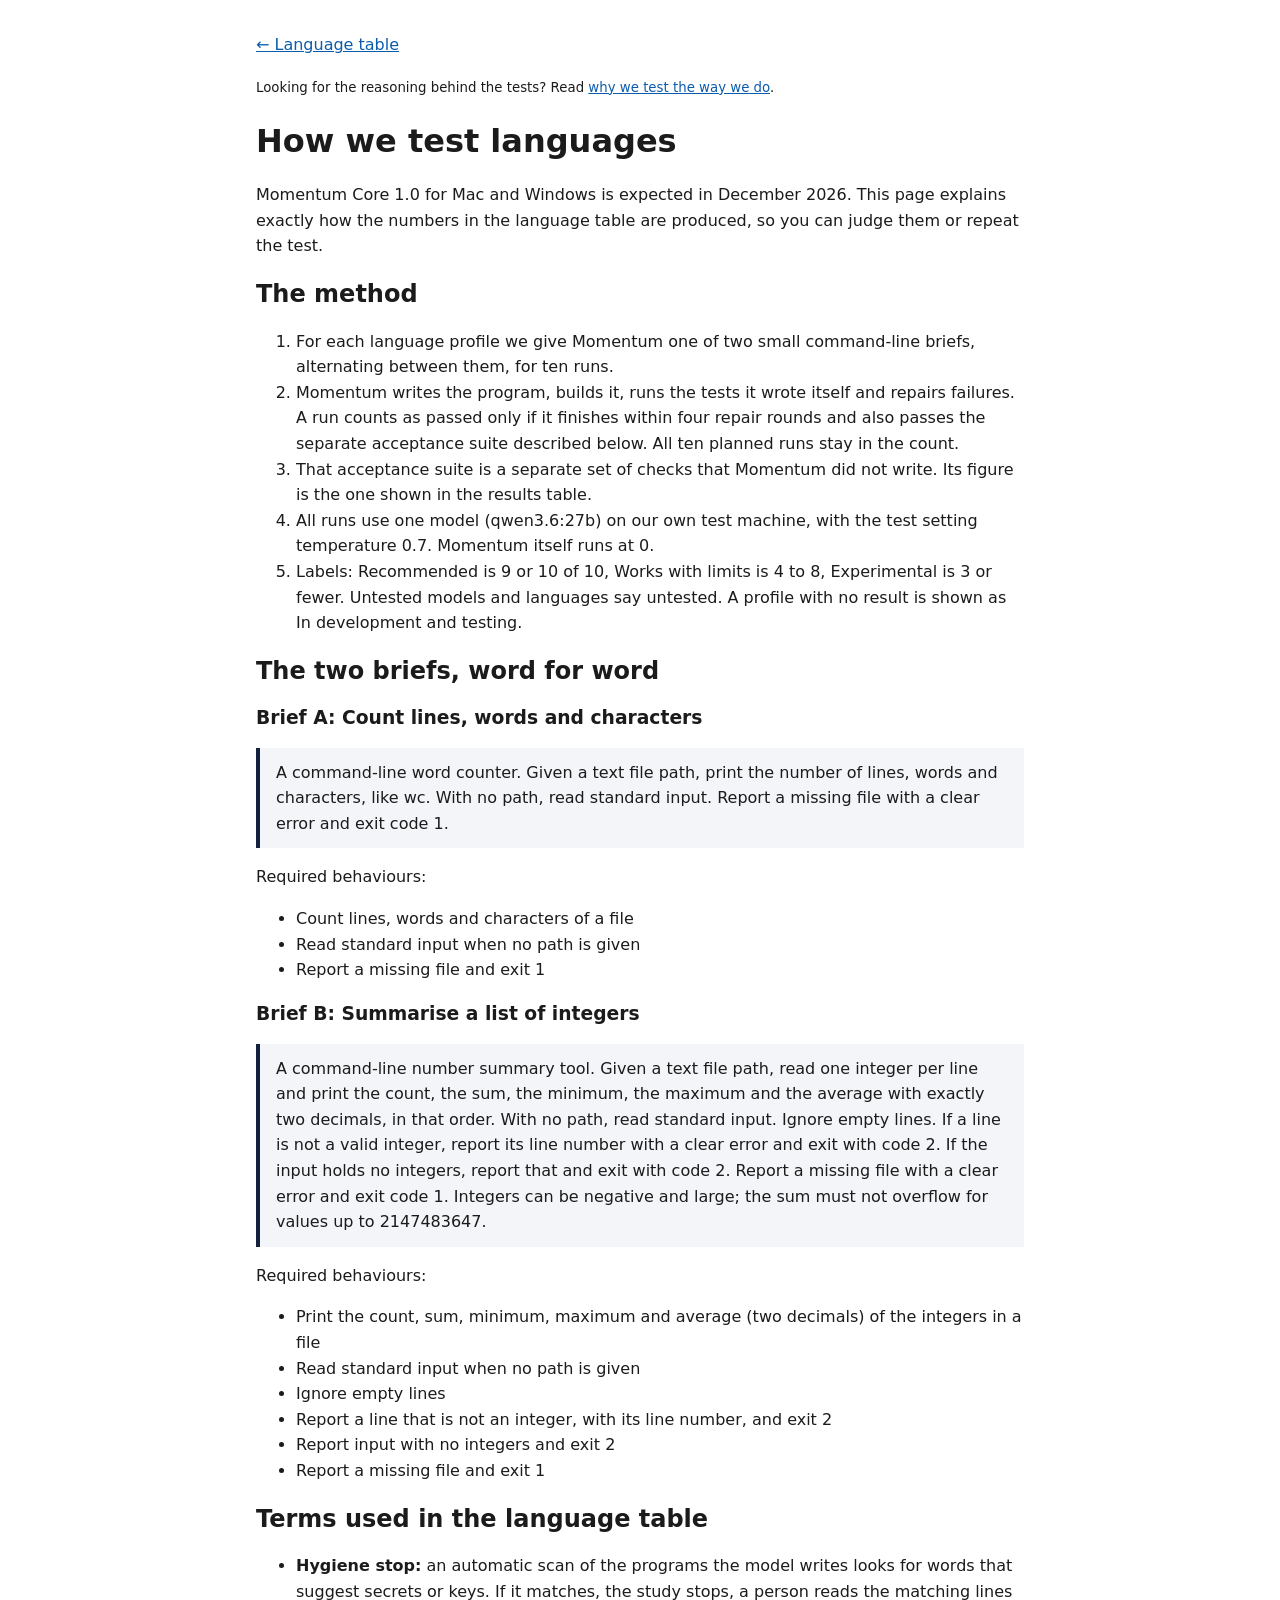
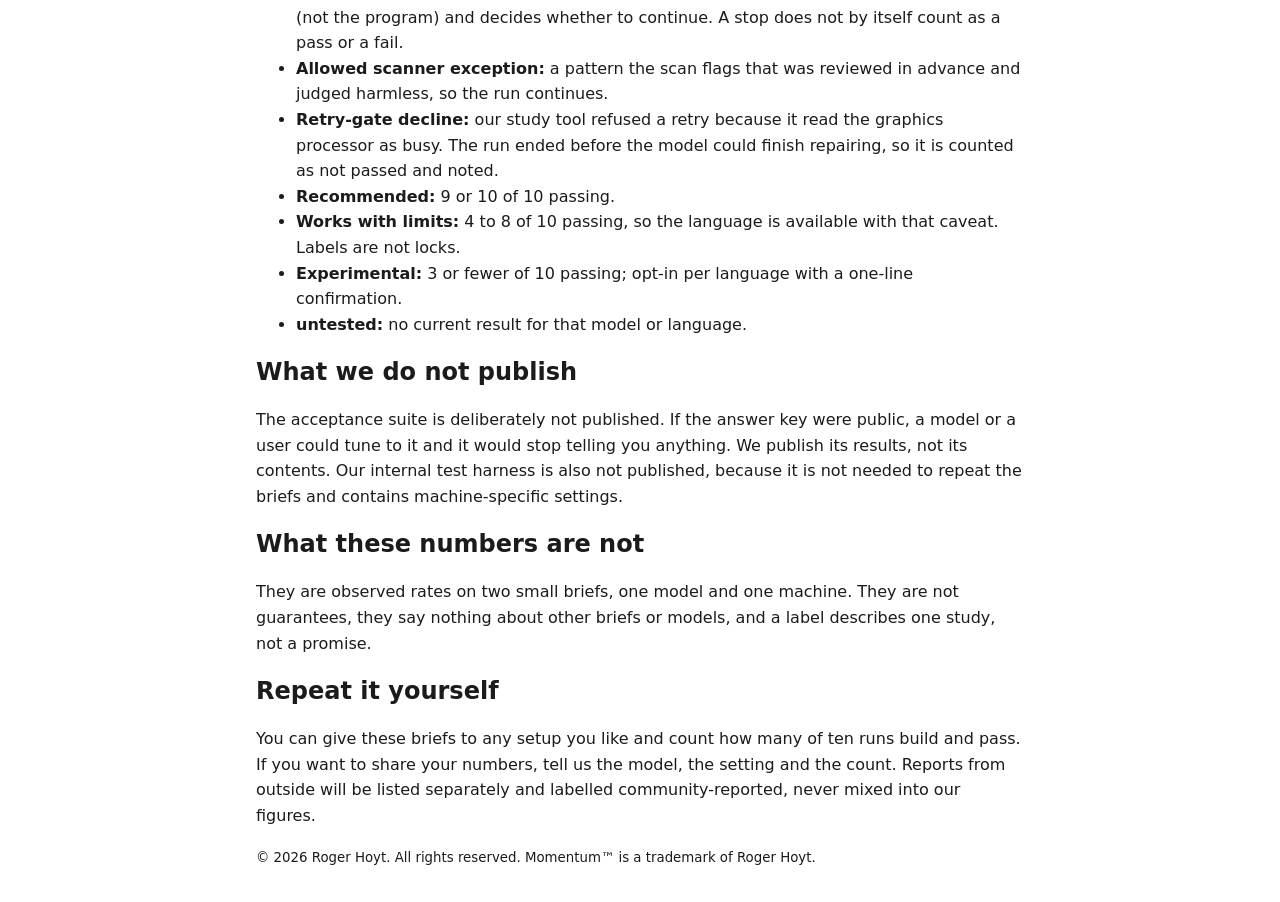
<file: how-we-test.html>
<!DOCTYPE html>
<html lang="en"><head><meta charset="utf-8"><meta name="viewport" content="width=device-width,initial-scale=1">
<title>How we test languages | Momentum</title>
<style>body{font:16px/1.6 system-ui,sans-serif;max-width:48rem;margin:2rem auto;padding:0 1rem;color:#1b1b1b}h1,h2,h3{line-height:1.25}blockquote{margin:1rem 0;padding:.75rem 1rem;background:#f3f5f8;border-left:4px solid #14213d}a{color:#0b5cad}</style></head>
<body>
<p><a href="index.html#languages">&larr; Language table</a></p>
<p><small>Looking for the reasoning behind the tests? Read <a href="why-we-test.html">why we test the way we do</a>.</small></p>
<h1>How we test languages</h1>
<p>Momentum Core 1.0 for Mac and Windows is expected in December 2026. This page explains exactly how the numbers in the language table are produced, so you can judge them or repeat the test.</p>
<h2>The method</h2>
<ol>
<li>For each language profile we give Momentum one of two small command-line briefs, alternating between them, for ten runs.</li>
<li>Momentum writes the program, builds it, runs the tests it wrote itself and repairs failures. A run counts as passed only if it finishes within four repair rounds and also passes the separate acceptance suite described below. All ten planned runs stay in the count.</li>
<li>That acceptance suite is a separate set of checks that Momentum did not write. Its figure is the one shown in the results table.</li>
<li>All runs use one model (qwen3.6:27b) on our own test machine, with the test setting temperature 0.7. Momentum itself runs at 0.</li>
<li>Labels: Recommended is 9 or 10 of 10, Works with limits is 4 to 8, Experimental is 3 or fewer. Untested models and languages say untested. A profile with no result is shown as In development and testing.</li>
</ol>
<h2>The two briefs, word for word</h2>
<h3>Brief A: Count lines, words and characters</h3><blockquote>A command-line word counter. Given a text file path, print the number of lines, words and characters, like wc. With no path, read standard input. Report a missing file with a clear error and exit code 1.</blockquote><p>Required behaviours:</p><ul><li>Count lines, words and characters of a file</li><li>Read standard input when no path is given</li><li>Report a missing file and exit 1</li></ul><h3>Brief B: Summarise a list of integers</h3><blockquote>A command-line number summary tool. Given a text file path, read one integer per line and print the count, the sum, the minimum, the maximum and the average with exactly two decimals, in that order. With no path, read standard input. Ignore empty lines. If a line is not a valid integer, report its line number with a clear error and exit with code 2. If the input holds no integers, report that and exit with code 2. Report a missing file with a clear error and exit code 1. Integers can be negative and large; the sum must not overflow for values up to 2147483647.</blockquote><p>Required behaviours:</p><ul><li>Print the count, sum, minimum, maximum and average (two decimals) of the integers in a file</li><li>Read standard input when no path is given</li><li>Ignore empty lines</li><li>Report a line that is not an integer, with its line number, and exit 2</li><li>Report input with no integers and exit 2</li><li>Report a missing file and exit 1</li></ul>
<h2>Terms used in the language table</h2>
<ul>
<li><strong>Hygiene stop:</strong> an automatic scan of the programs the model writes looks for words that suggest secrets or keys. If it matches, the study stops, a person reads the matching lines (not the program) and decides whether to continue. A stop does not by itself count as a pass or a fail.</li>
<li><strong>Allowed scanner exception:</strong> a pattern the scan flags that was reviewed in advance and judged harmless, so the run continues.</li>
<li><strong>Retry-gate decline:</strong> our study tool refused a retry because it read the graphics processor as busy. The run ended before the model could finish repairing, so it is counted as not passed and noted.</li>
<li><strong>Recommended:</strong> 9 or 10 of 10 passing.</li>
<li><strong>Works with limits:</strong> 4 to 8 of 10 passing, so the language is available with that caveat. Labels are not locks.</li>
<li><strong>Experimental:</strong> 3 or fewer of 10 passing; opt-in per language with a one-line confirmation.</li>
<li><strong>untested:</strong> no current result for that model or language.</li>
</ul>
<h2>What we do not publish</h2>
<p>The acceptance suite is deliberately not published. If the answer key were public, a model or a user could tune to it and it would stop telling you anything. We publish its results, not its contents. Our internal test harness is also not published, because it is not needed to repeat the briefs and contains machine-specific settings.</p>
<h2>What these numbers are not</h2>
<p>They are observed rates on two small briefs, one model and one machine. They are not guarantees, they say nothing about other briefs or models, and a label describes one study, not a promise.</p>
<h2>Repeat it yourself</h2>
<p>You can give these briefs to any setup you like and count how many of ten runs build and pass. If you want to share your numbers, tell us the model, the setting and the count. Reports from outside will be listed separately and labelled community-reported, never mixed into our figures.</p>
<p><small>© 2026 Roger Hoyt. All rights reserved. Momentum™ is a trademark of Roger Hoyt.</small></p>
</body></html>
</file>
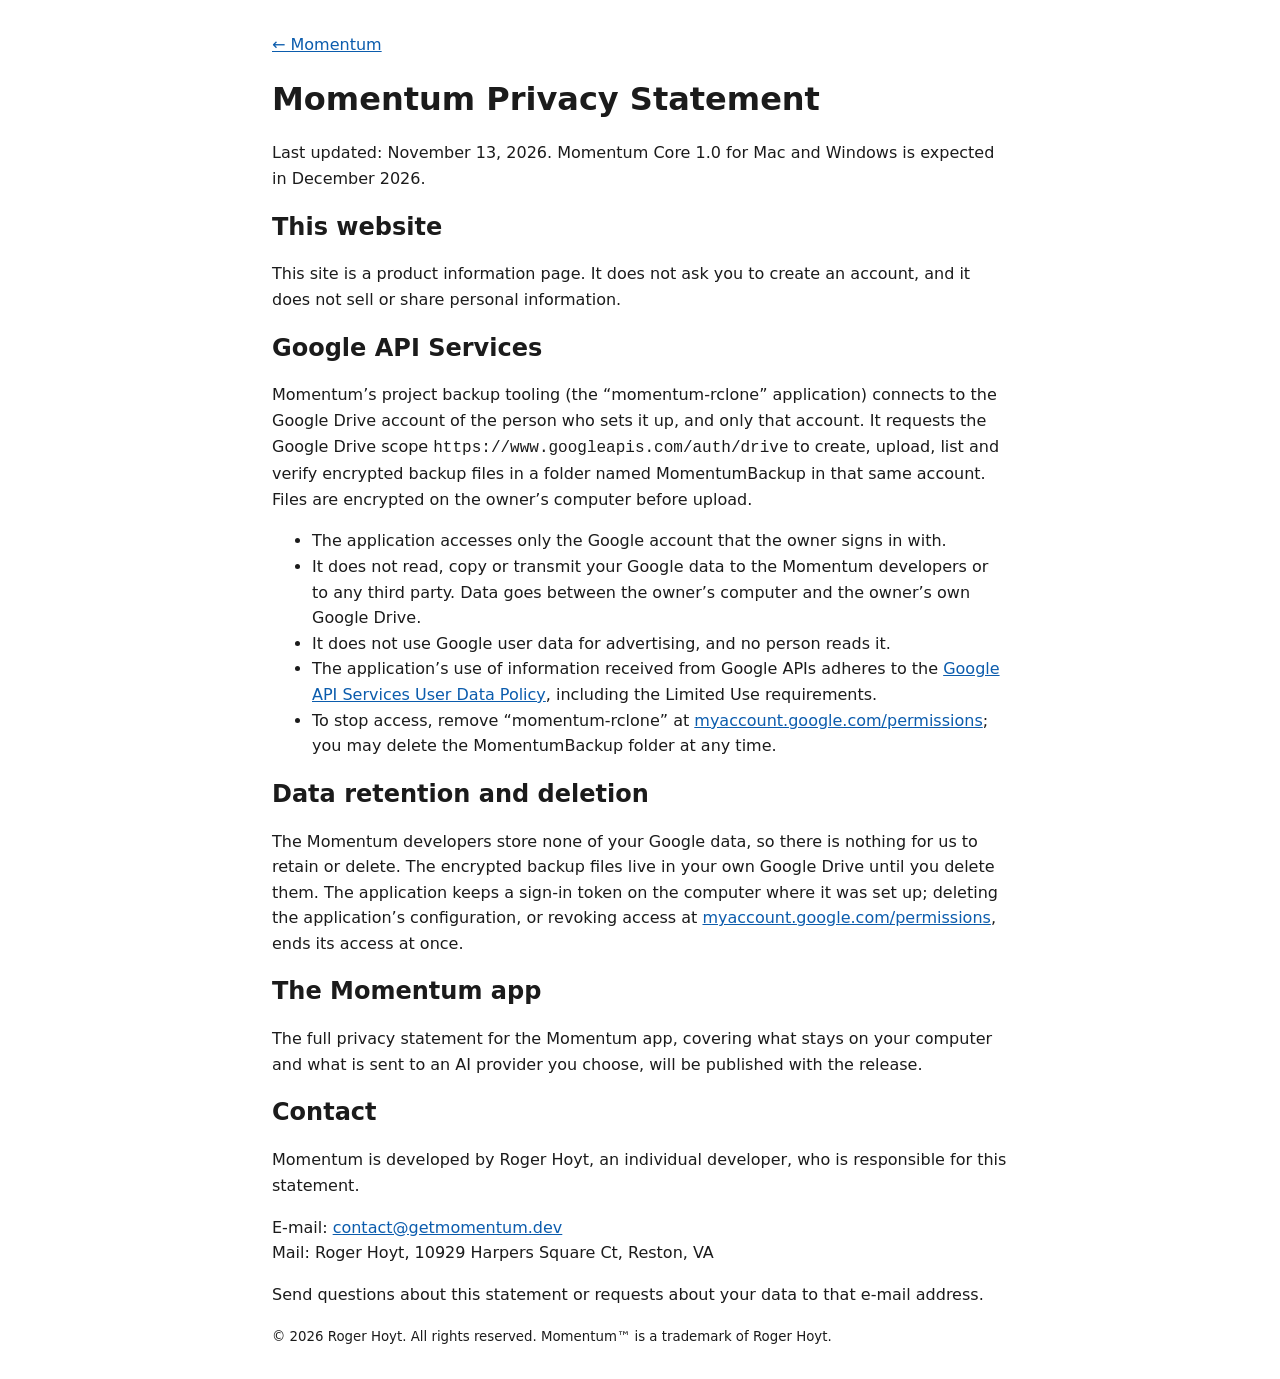
<file: privacy.html>
<!DOCTYPE html>
<html lang="en"><head><meta charset="utf-8"><meta name="viewport" content="width=device-width,initial-scale=1">
<title>Momentum Privacy Statement</title>
<style>body{font:16px/1.6 system-ui,sans-serif;max-width:46rem;margin:2rem auto;padding:0 1rem;color:#1b1b1b}h1,h2{line-height:1.25}a{color:#0b5cad}</style></head>
<body>
<p><a href="index.html">&larr; Momentum</a></p>
<h1>Momentum Privacy Statement</h1>
<p>Last updated: November 13, 2026. Momentum Core 1.0 for Mac and Windows is expected in December 2026.</p>
<h2>This website</h2>
<p>This site is a product information page. It does not ask you to create an account, and it does not sell or share personal information.</p>
<h2>Google API Services</h2>
<p>Momentum&rsquo;s project backup tooling (the &ldquo;momentum-rclone&rdquo; application) connects to the Google Drive account of the person who sets it up, and only that account. It requests the Google Drive scope <code>https://www.googleapis.com/auth/drive</code> to create, upload, list and verify encrypted backup files in a folder named MomentumBackup in that same account. Files are encrypted on the owner&rsquo;s computer before upload.</p>
<ul>
<li>The application accesses only the Google account that the owner signs in with.</li>
<li>It does not read, copy or transmit your Google data to the Momentum developers or to any third party. Data goes between the owner&rsquo;s computer and the owner&rsquo;s own Google Drive.</li>
<li>It does not use Google user data for advertising, and no person reads it.</li>
<li>The application&rsquo;s use of information received from Google APIs adheres to the <a href="https://developers.google.com/terms/api-services-user-data-policy">Google API Services User Data Policy</a>, including the Limited Use requirements.</li>
<li>To stop access, remove &ldquo;momentum-rclone&rdquo; at <a href="https://myaccount.google.com/permissions">myaccount.google.com/permissions</a>; you may delete the MomentumBackup folder at any time.</li>
</ul>
<h2>Data retention and deletion</h2>
<p>The Momentum developers store none of your Google data, so there is nothing for us to retain or delete. The encrypted backup files live in your own Google Drive until you delete them. The application keeps a sign-in token on the computer where it was set up; deleting the application&rsquo;s configuration, or revoking access at <a href="https://myaccount.google.com/permissions">myaccount.google.com/permissions</a>, ends its access at once.</p>
<h2>The Momentum app</h2>
<p>The full privacy statement for the Momentum app, covering what stays on your computer and what is sent to an AI provider you choose, will be published with the release.</p>
<h2>Contact</h2>
<p>Momentum is developed by Roger Hoyt, an individual developer, who is responsible for this statement.</p>
<p>E-mail: <a href="mailto:contact@getmomentum.dev">contact@getmomentum.dev</a><br>Mail: Roger Hoyt, 10929 Harpers Square Ct, Reston, VA</p>
<p>Send questions about this statement or requests about your data to that e-mail address.</p>
<p><small>© 2026 Roger Hoyt. All rights reserved. Momentum™ is a trademark of Roger Hoyt.</small></p>
</body></html>
</file>
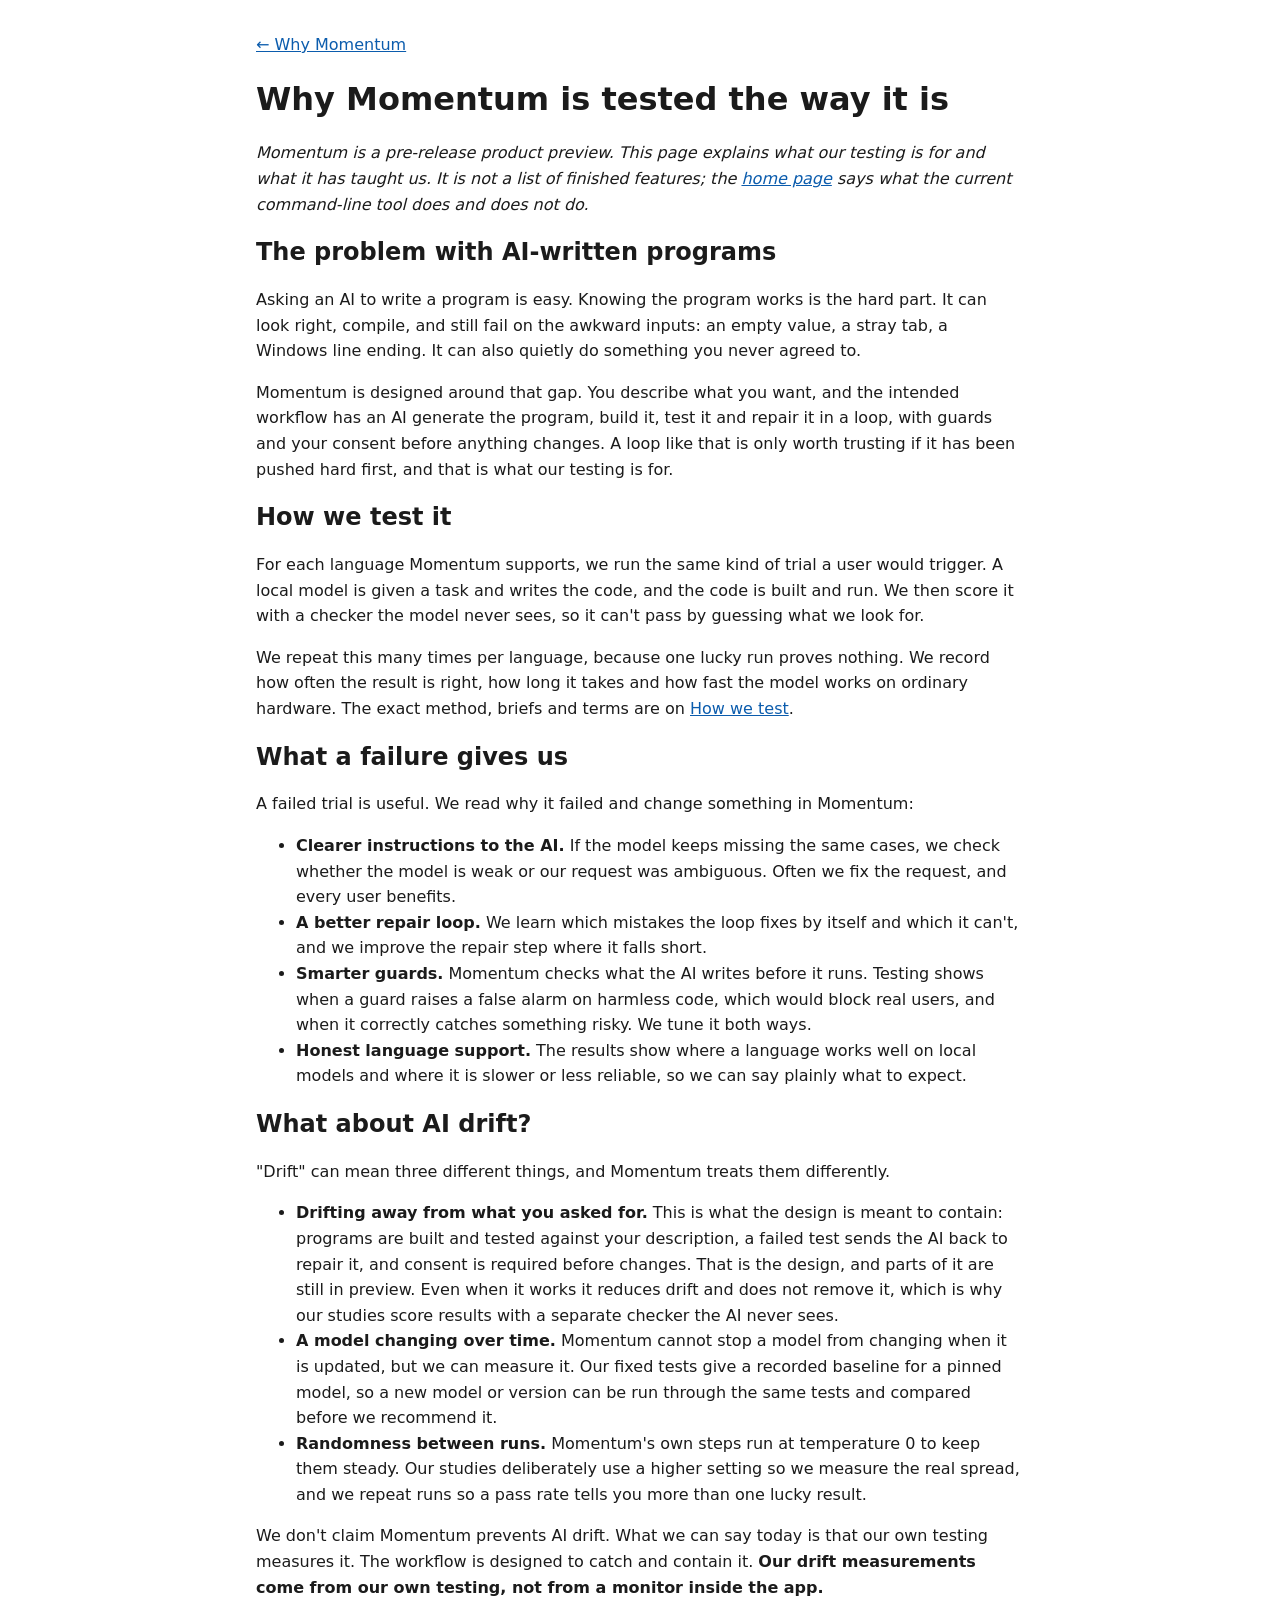
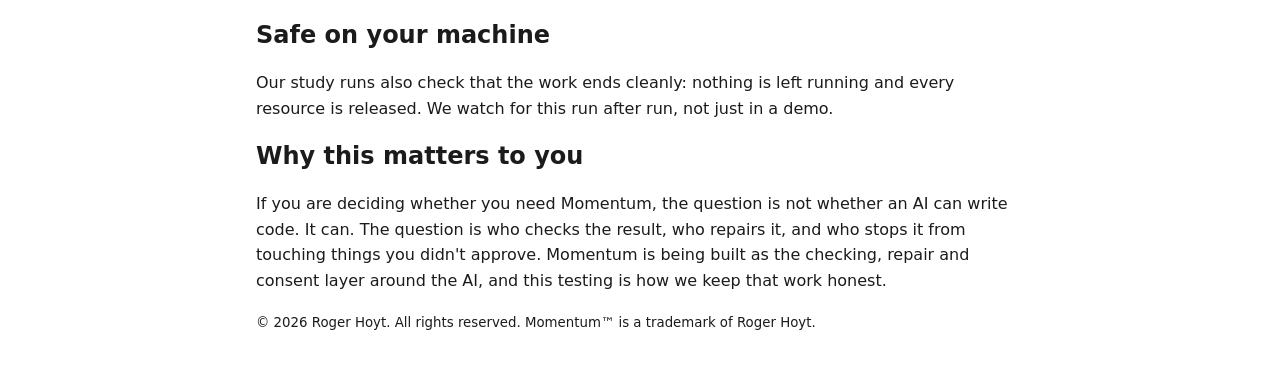
<file: why-we-test.html>
<!DOCTYPE html>
<html lang="en"><head><meta charset="utf-8"><meta name="viewport" content="width=device-width,initial-scale=1">
<title>Why we test the way we do | Momentum</title>
<meta name="description" content="Why Momentum is tested the way it is: what testing teaches us, and why the check, repair and consent layer around the AI matters.">
<style>body{font:16px/1.6 system-ui,sans-serif;max-width:48rem;margin:2rem auto;padding:0 1rem;color:#1b1b1b}h1,h2,h3{line-height:1.25}a{color:#0b5cad}</style></head>
<body>
<p><a href="index.html#why">&larr; Why Momentum</a></p>
<h1>Why Momentum is tested the way it is</h1>
<p><em>Momentum is a pre-release product preview. This page explains what our testing is for and what it has taught us. It is not a list of finished features; the <a href="index.html#faq">home page</a> says what the current command-line tool does and does not do.</em></p>
<h2>The problem with AI-written programs</h2>
<p>Asking an AI to write a program is easy. Knowing the program works is the hard part. It can look right, compile, and still fail on the awkward inputs: an empty value, a stray tab, a Windows line ending. It can also quietly do something you never agreed to.</p>
<p>Momentum is designed around that gap. You describe what you want, and the intended workflow has an AI generate the program, build it, test it and repair it in a loop, with guards and your consent before anything changes. A loop like that is only worth trusting if it has been pushed hard first, and that is what our testing is for.</p>
<h2>How we test it</h2>
<p>For each language Momentum supports, we run the same kind of trial a user would trigger. A local model is given a task and writes the code, and the code is built and run. We then score it with a checker the model never sees, so it can't pass by guessing what we look for.</p>
<p>We repeat this many times per language, because one lucky run proves nothing. We record how often the result is right, how long it takes and how fast the model works on ordinary hardware. The exact method, briefs and terms are on <a href="how-we-test.html">How we test</a>.</p>
<h2>What a failure gives us</h2>
<p>A failed trial is useful. We read why it failed and change something in Momentum:</p>
<ul>
<li><strong>Clearer instructions to the AI.</strong> If the model keeps missing the same cases, we check whether the model is weak or our request was ambiguous. Often we fix the request, and every user benefits.</li>
<li><strong>A better repair loop.</strong> We learn which mistakes the loop fixes by itself and which it can't, and we improve the repair step where it falls short.</li>
<li><strong>Smarter guards.</strong> Momentum checks what the AI writes before it runs. Testing shows when a guard raises a false alarm on harmless code, which would block real users, and when it correctly catches something risky. We tune it both ways.</li>
<li><strong>Honest language support.</strong> The results show where a language works well on local models and where it is slower or less reliable, so we can say plainly what to expect.</li>
</ul>
<h2>What about AI drift?</h2>
<p>"Drift" can mean three different things, and Momentum treats them differently.</p>
<ul>
<li><strong>Drifting away from what you asked for.</strong> This is what the design is meant to contain: programs are built and tested against your description, a failed test sends the AI back to repair it, and consent is required before changes. That is the design, and parts of it are still in preview. Even when it works it reduces drift and does not remove it, which is why our studies score results with a separate checker the AI never sees.</li>
<li><strong>A model changing over time.</strong> Momentum cannot stop a model from changing when it is updated, but we can measure it. Our fixed tests give a recorded baseline for a pinned model, so a new model or version can be run through the same tests and compared before we recommend it.</li>
<li><strong>Randomness between runs.</strong> Momentum's own steps run at temperature 0 to keep them steady. Our studies deliberately use a higher setting so we measure the real spread, and we repeat runs so a pass rate tells you more than one lucky result.</li>
</ul>
<p>We don't claim Momentum prevents AI drift. What we can say today is that our own testing measures it. The workflow is designed to catch and contain it. <strong>Our drift measurements come from our own testing, not from a monitor inside the app.</strong></p>
<h2>Safe on your machine</h2>
<p>Our study runs also check that the work ends cleanly: nothing is left running and every resource is released. We watch for this run after run, not just in a demo.</p>
<h2>Why this matters to you</h2>
<p>If you are deciding whether you need Momentum, the question is not whether an AI can write code. It can. The question is who checks the result, who repairs it, and who stops it from touching things you didn't approve. Momentum is being built as the checking, repair and consent layer around the AI, and this testing is how we keep that work honest.</p>
<p><small>© 2026 Roger Hoyt. All rights reserved. Momentum™ is a trademark of Roger Hoyt.</small></p>
</body></html>
</file>
<file: styles.css>
/* Momentum website, light "clean" variant (v1) for side-by-side comparison on port 8081.
   Original dark site stays on port 8080. Accent: Momentum blue + orange; no purple. */
:root{
  --bg:#ffffff; --bg-soft:#f6f7f9; --panel:#ffffff; --text:#0f1722; --muted:#566172; --line:#e6e9ef;
  --blue:#0053f2; --blue-dark:#1247b2; --blue-soft:#eaf1ff; --orange:#ff7a1a; --orange-soft:#fff1e6;
  --green:#14935a; --green-soft:#e7f7ef; --ink:#0f1722; --max:1160px; --radius:20px;
  --shadow:0 1px 2px rgba(15,23,34,.04),0 8px 28px rgba(15,23,34,.06);
}
*{box-sizing:border-box}
html{scroll-behavior:smooth}
body{margin:0;background:var(--bg);color:var(--text);font:17px/1.6 -apple-system,BlinkMacSystemFont,"Inter","Segoe UI",Roboto,Helvetica,Arial,sans-serif;-webkit-font-smoothing:antialiased}
.page-glow{display:none}
.shell{width:min(var(--max),calc(100% - 48px));margin-inline:auto}
img{max-width:100%}
a{color:var(--blue);text-decoration:none}
a:hover{text-decoration:underline}
.sr-only{position:absolute;width:1px;height:1px;overflow:hidden;clip:rect(0 0 0 0);white-space:nowrap}
h1,h2,h3{line-height:1.1;letter-spacing:-.025em;margin:0;color:var(--ink)}
h1{font-size:clamp(2.6rem,5.6vw,4.4rem);font-weight:800}
h1 span{color:var(--blue)}
h2{font-size:clamp(2rem,3.6vw,2.9rem);font-weight:800}
h3{font-size:1.15rem;font-weight:700;letter-spacing:-.01em}
p{margin:0}
code{background:var(--bg-soft);border:1px solid var(--line);border-radius:6px;padding:.05em .4em;font-size:.9em}

/* header */
.site-header{display:flex;align-items:center;justify-content:space-between;padding:22px 0;position:sticky;top:0;z-index:10;background:rgba(255,255,255,.88);backdrop-filter:saturate(1.4) blur(12px);width:100%;padding-inline:max(24px,calc((100% - var(--max))/2));border-bottom:1px solid transparent}
.brand{display:flex;align-items:center;gap:12px;color:var(--ink);font-weight:800;font-size:1.2rem;letter-spacing:-.02em}
.brand:hover{text-decoration:none}
.brand-logo{width:34px;height:34px;border-radius:9px}
.site-header nav{display:flex;align-items:center;gap:6px;flex-wrap:wrap}
.site-header nav a{color:var(--muted);font-weight:600;font-size:.95rem;padding:9px 14px;border-radius:999px}
.site-header nav a:hover{background:var(--bg-soft);color:var(--ink);text-decoration:none}
.site-header nav a.nav-cta{background:var(--ink);color:#fff;margin-left:8px}
.site-header nav a.nav-cta:hover{background:#243044}

/* buttons */
.button{display:inline-flex;align-items:center;justify-content:center;gap:8px;border-radius:999px;padding:14px 26px;font-weight:700;font-size:1rem;border:1px solid transparent;transition:transform .12s,box-shadow .12s,background .12s}
.button:hover{text-decoration:none;transform:translateY(-1px)}
.button.primary{background:var(--blue);color:#fff;box-shadow:0 6px 18px rgba(30,107,255,.28)}
.button.primary:hover{background:var(--blue-dark)}
.button.secondary{background:#fff;color:var(--ink);border-color:var(--line);box-shadow:var(--shadow)}

/* hero */
.hero{display:grid;grid-template-columns:1.1fr .9fr;gap:56px;align-items:center;padding:72px 0 56px}
.pill{display:inline-block;background:var(--blue-soft);color:var(--blue-dark);font-weight:700;font-size:.85rem;border-radius:999px;padding:7px 14px;margin-bottom:22px}
.hero-lede{font-size:1.2rem;color:var(--muted);margin:24px 0 32px;max-width:34em}
.hero-actions{display:flex;gap:14px;flex-wrap:wrap}
.trust-row{display:flex;gap:10px;flex-wrap:wrap;margin-top:30px}
.trust-row span{font-size:.9rem;font-weight:600;color:var(--muted);padding-left:22px;position:relative}
.trust-row span:before{content:"✓";position:absolute;left:0;color:var(--green);font-weight:800}
.hero-product{background:var(--bg-soft);border:1px solid var(--line);border-radius:28px;padding:24px;box-shadow:var(--shadow)}
.logo-lockup{display:flex;align-items:center;gap:16px;margin-bottom:18px}
.hero-logo-clean{width:64px;height:64px;border-radius:16px}
.logo-text{display:flex;flex-direction:column;line-height:1.25}
.logo-kicker{font-size:.8rem;font-weight:700;text-transform:uppercase;letter-spacing:.08em;color:var(--orange)}
.logo-text strong{font-size:1.4rem;letter-spacing:-.02em}
.logo-text small{color:var(--muted)}
.verification-panel{background:#fff;border:1px solid var(--line);border-radius:20px;padding:20px}
.verification-titlebar{display:flex;justify-content:space-between;align-items:center;margin-bottom:16px}
.verification-titlebar strong{display:block;font-size:1.1rem}
.eyebrow-small{display:block;font-size:.75rem;font-weight:700;text-transform:uppercase;letter-spacing:.08em;color:var(--muted)}
.status{font-size:.8rem;font-weight:700;border-radius:999px;padding:5px 12px}
.status.good{background:var(--green-soft);color:var(--green)}
.verify-grid{display:grid;grid-template-columns:1fr 1fr;gap:10px}
.verify-item{display:flex;gap:12px;align-items:center;border:1px solid var(--line);border-radius:14px;padding:12px 14px;background:var(--bg-soft)}
.verify-item>span{font-weight:800;color:var(--blue);font-size:.85rem}
.verify-item strong{display:block;font-size:.95rem}
.verify-item small{color:var(--green);font-weight:600}
.verification-footer{margin-top:14px;font-size:.82rem;color:var(--muted);text-align:center}

/* credibility strip */
.credibility-strip{display:grid;grid-template-columns:repeat(4,1fr);gap:16px;padding:8px 0 56px}
.credibility-strip div{background:var(--bg-soft);border-radius:var(--radius);padding:22px;border:1px solid var(--line)}
.credibility-strip strong{display:block;font-size:1.1rem}
.credibility-strip span{color:var(--muted);font-size:.92rem}

/* sections */
section.shell{padding:64px 0}
.section-kicker{font-size:.8rem;font-weight:800;text-transform:uppercase;letter-spacing:.1em;color:var(--orange);margin-bottom:14px}
.section-head{max-width:760px;margin-bottom:36px}
.section-head h2{margin-bottom:16px}
.workflow-intro{color:var(--muted);font-size:1.1rem}
.statement h2{max-width:20em}
.statement-grid{display:grid;grid-template-columns:1fr 1fr;gap:32px;margin-top:28px;color:var(--muted);font-size:1.1rem}

/* workflow */
.workflow-caption{display:flex;gap:12px;align-items:center;margin-bottom:16px;color:var(--muted);font-weight:600}
.flow-label{display:inline-block;font-size:.75rem;font-weight:800;text-transform:uppercase;letter-spacing:.08em;color:var(--blue-dark);background:var(--blue-soft);border-radius:999px;padding:4px 10px}
.workflow-map{display:grid;grid-template-columns:1.2fr .8fr;gap:24px;align-items:start}
.workflow-path{list-style:none;margin:0;padding:0;display:grid;gap:12px}
.workflow-path li{display:grid;grid-template-columns:auto 1fr auto;gap:16px;align-items:center;background:#fff;border:1px solid var(--line);border-radius:18px;padding:18px 20px;box-shadow:var(--shadow)}
.step-index{font-weight:800;color:var(--blue);background:var(--blue-soft);border-radius:12px;padding:8px 11px;font-size:.9rem}
.workflow-path h3{margin-bottom:4px}
.workflow-path p{color:var(--muted);font-size:.95rem}
.step-tag{font-size:.78rem;font-weight:700;color:var(--muted);border:1px solid var(--line);border-radius:999px;padding:4px 11px}
.workflow-guardrails{background:var(--bg-soft);border:1px solid var(--line);border-radius:22px;padding:24px;display:grid;gap:16px}
.guardrail-title{display:flex;gap:10px;align-items:center}
.boundary-mark{color:var(--orange);font-size:1.4rem}
.guardrail p{color:var(--muted);font-size:.95rem;margin-top:6px}
.preview-boundary{background:var(--orange-soft);border-radius:16px;padding:16px 18px;font-size:.93rem}
.preview-boundary p{margin-top:8px;color:#5b4631}
.workflow-reference{margin-top:22px;border:1px solid var(--line);border-radius:18px;padding:6px 20px}
.workflow-reference summary{cursor:pointer;font-weight:700;padding:14px 0}
.workflow-table-wrap{overflow:auto;padding-bottom:16px}
table{width:100%;border-collapse:collapse;font-size:.95rem}
th,td{text-align:left;padding:12px 14px;border-bottom:1px solid var(--line);vertical-align:top}
thead th{color:var(--muted);font-size:.8rem;text-transform:uppercase;letter-spacing:.06em}
tbody th{font-weight:700}

/* architecture */
.architecture-map{margin:0;background:var(--bg-soft);border:1px solid var(--line);border-radius:28px;padding:32px;display:grid;gap:14px}
.architecture-interfaces{display:flex;gap:10px;flex-wrap:wrap;justify-content:center}
.architecture-interfaces span{background:#fff;border:1px solid var(--line);border-radius:999px;padding:9px 18px;font-weight:700}
.architecture-interfaces .architecture-status{background:transparent;border-style:dashed;color:var(--muted);font-weight:600}
.architecture-connector{text-align:center;color:var(--muted);font-size:1.4rem}
.architecture-engine{display:flex;gap:18px;align-items:center;background:var(--ink);color:#fff;border-radius:22px;padding:22px 26px}
.architecture-engine h3{color:#fff;font-size:1.5rem}
.architecture-engine p{color:#c9d2e0}
.architecture-engine .flow-label{background:rgba(255,255,255,.14);color:#fff}
.architecture-engine img{border-radius:14px}
.architecture-pillars{display:grid;grid-template-columns:repeat(3,1fr);gap:14px}
.architecture-pillar{background:#fff;border:1px solid var(--line);border-radius:18px;padding:20px;display:grid;gap:10px;align-content:start}
.architecture-pillar p{color:var(--muted);font-size:.95rem}
.architecture-pillar.future{border-style:dashed}
.architecture-feedback{display:flex;gap:14px;align-items:center;background:var(--blue-soft);border-radius:16px;padding:16px 20px}
.architecture-feedback>span{font-size:1.6rem;color:var(--blue)}
.architecture-feedback p{color:var(--muted);font-size:.93rem}
figcaption{font-size:.85rem;color:var(--muted)}
.workflow-documentation{display:flex;justify-content:space-between;align-items:center;gap:20px;flex-wrap:wrap;margin-top:24px;background:var(--bg-soft);border:1px solid var(--line);border-radius:20px;padding:22px 26px}
.workflow-documentation p{color:var(--muted);font-size:.95rem}
.research-entry-links{display:flex;gap:10px;flex-wrap:wrap}

/* core */
.core-panel{display:grid;grid-template-columns:.9fr 1.1fr;gap:40px;align-items:start}
.core-copy h2{margin-bottom:18px}
.core-copy p:last-child{color:var(--muted);font-size:1.1rem}
.core-grid{display:grid;grid-template-columns:1fr 1fr;gap:14px}
.core-card{background:#fff;border:1px solid var(--line);border-radius:18px;padding:20px;box-shadow:var(--shadow);display:grid;gap:6px}
.core-card span{color:var(--muted);font-size:.93rem}

/* principles */
.principle-grid{display:grid;grid-template-columns:repeat(3,1fr);gap:16px}
.principle-grid article{background:var(--bg-soft);border:1px solid var(--line);border-radius:22px;padding:26px;display:grid;gap:10px;align-content:start}
.principle-grid article>span{font-weight:800;color:var(--orange)}
.principle-grid p{color:var(--muted)}

/* quote */
.quote-band{background:var(--ink);color:#fff;padding:72px 0;margin:32px 0}
.quote-band .section-kicker{color:#ffb27a}
.quote-inner{max-width:880px}
blockquote{margin:0 0 20px;font-size:clamp(1.8rem,3.4vw,2.8rem);font-weight:800;letter-spacing:-.025em;line-height:1.15}
.quote-inner p:last-child{color:#c9d2e0;font-size:1.1rem}

/* availability */
.availability{display:grid;grid-template-columns:1fr 1fr;gap:40px;align-items:center}
.availability-main h2{margin-bottom:16px}
.availability-main p:last-child{color:var(--muted);font-size:1.1rem}
.price-card{background:#fff;border:1px solid var(--line);border-radius:28px;padding:34px;box-shadow:0 12px 40px rgba(15,23,34,.10);display:grid;gap:10px}
.price-label{font-size:.8rem;font-weight:800;text-transform:uppercase;letter-spacing:.08em;color:var(--orange)}
.price{font-size:4rem;font-weight:800;letter-spacing:-.04em;line-height:1}
.price-card p{color:var(--muted)}
.price-note{font-size:.85rem;color:var(--muted)}

/* faq */
.faq details{border:1px solid var(--line);border-radius:18px;padding:4px 22px;margin-bottom:12px;background:#fff}
.faq summary{cursor:pointer;font-weight:700;padding:16px 0;list-style:none;display:flex;justify-content:space-between;gap:16px}
.faq summary::-webkit-details-marker{display:none}
.faq summary:after{content:"+";color:var(--blue);font-size:1.4rem;line-height:1}
.faq details[open] summary:after{content:"–"}
.faq details p{color:var(--muted);padding-bottom:18px}

/* footer */
footer.shell{display:flex;justify-content:space-between;align-items:flex-start;gap:20px;flex-wrap:wrap;padding:40px 0 56px;border-top:1px solid var(--line);margin-top:24px}
footer p{color:var(--muted);margin-top:8px;font-size:.95rem}
.footer-right{display:flex;flex-direction:column;gap:4px;text-align:right;color:var(--muted);font-size:.9rem}

@media (max-width:900px){
  .hero,.workflow-map,.core-panel,.availability,.statement-grid{grid-template-columns:1fr}
  .credibility-strip,.architecture-pillars,.principle-grid{grid-template-columns:1fr 1fr}
  .site-header nav a:not(.nav-cta){display:none}
}
@media (max-width:560px){
  .shell{width:calc(100% - 32px)}
  .credibility-strip,.architecture-pillars,.principle-grid,.core-grid,.verify-grid{grid-template-columns:1fr}
  .workflow-path li{grid-template-columns:auto 1fr}
  .step-tag{display:none}
  .footer-right{text-align:left}
}

/* v1 additions */
.table-card{background:#fff;border:1px solid var(--line);border-radius:22px;padding:8px 20px;box-shadow:var(--shadow)}
.tag{display:inline-block;font-size:.8rem;font-weight:700;border-radius:999px;padding:4px 12px;white-space:nowrap}
.tag.ok{background:var(--green-soft);color:var(--green)}
.tag.warn{background:var(--orange-soft);color:#b35400}
.tag.plan{background:var(--bg-soft);color:var(--muted);border:1px solid var(--line)}
.fine{color:var(--muted);font-size:.9rem;margin:16px 4px 0;max-width:62em}
.lang-grid{display:grid;grid-template-columns:repeat(4,1fr);gap:14px;margin-top:24px}
.tick-list{list-style:none;margin:22px 0 0;padding:0;display:grid;gap:10px}
.tick-list li{position:relative;padding-left:28px;color:var(--muted);font-size:1rem}
.tick-list li:before{content:"✓";position:absolute;left:0;color:var(--green);font-weight:800}
.tick-list strong{color:var(--ink)}
@media (max-width:900px){.lang-grid{grid-template-columns:1fr 1fr}}
@media (max-width:560px){.lang-grid{grid-template-columns:1fr}}
</file>
<file: workflow.css>
/* Workflow styles are merged into styles.css in the light variant. */
</file>
